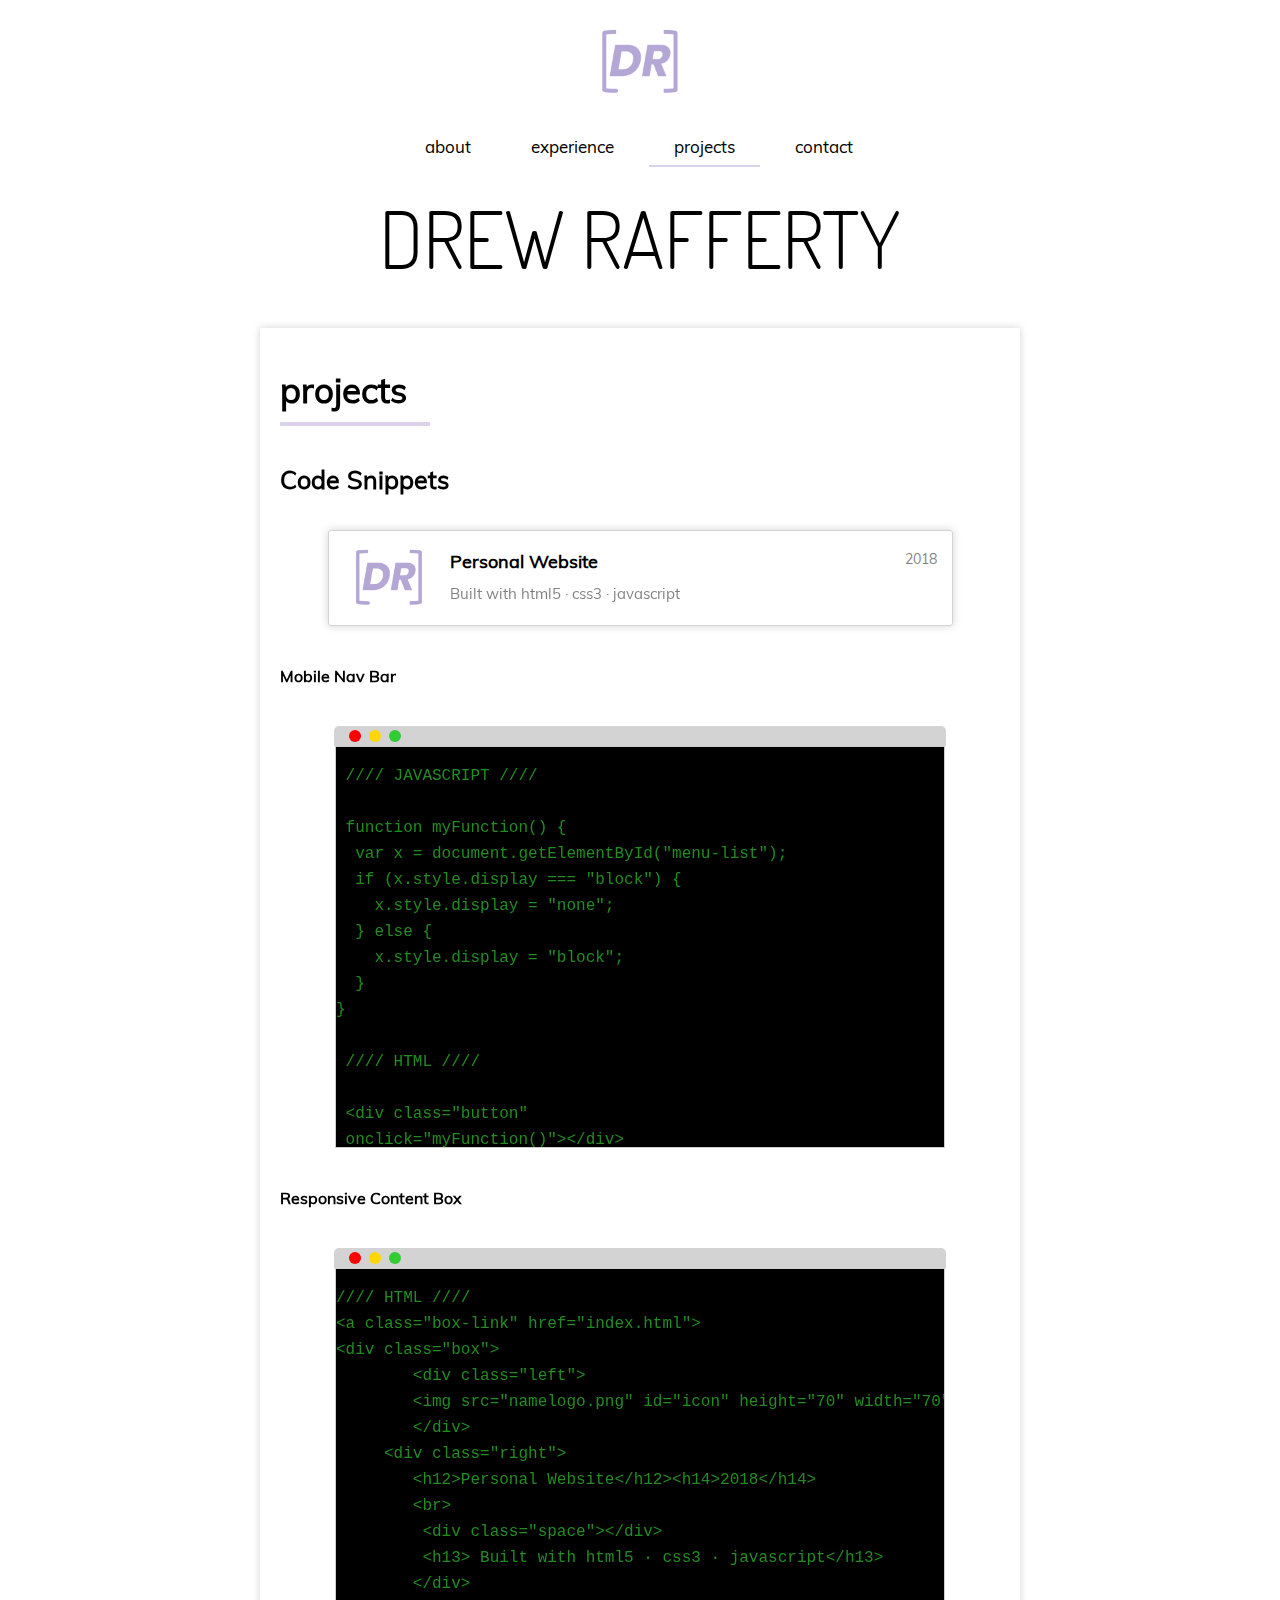
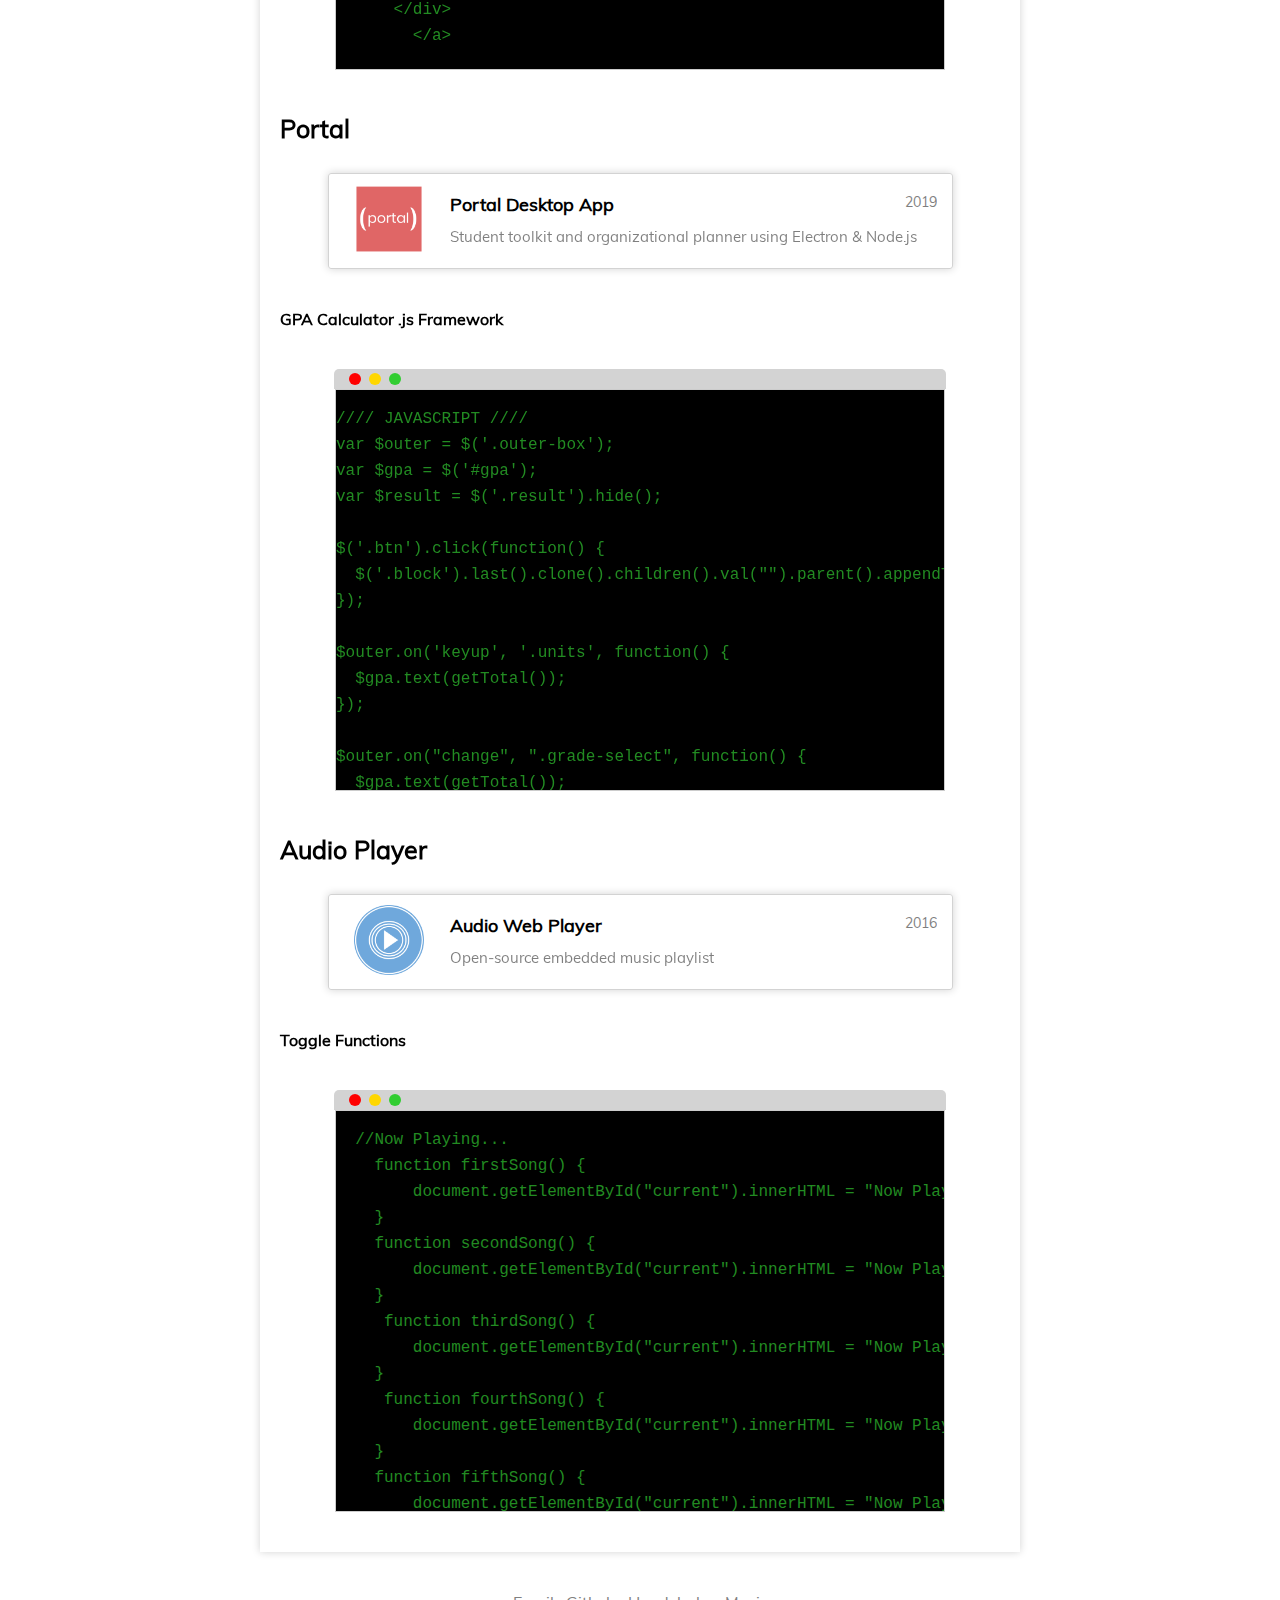
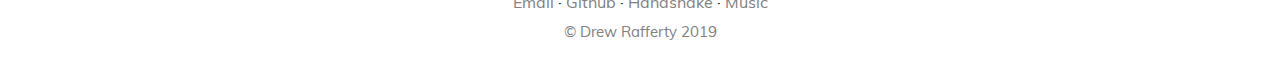
<file: code.html>
<!DOCTYPE html>
<html>
<head>
    <meta name="viewport" content="width=device-width, initial-scale=1">
    <title>Drew Rafferty - Code</title>
    <link rel="icon" href="namelogo.png">
   <link rel = "stylesheet" type = "text/css" href = "fontsheet.css" />
</head>

    <!-------- CSS --------->
<style>

    
#nav-icon2 {
  width: 40px;
  height: 45px;
  position: relative;
  margin: 50px auto;
  -webkit-transform: rotate(0deg);
  -moz-transform: rotate(0deg);
  -o-transform: rotate(0deg);
  transform: rotate(0deg);
  -webkit-transition: .5s ease-in-out;
  -moz-transition: .5s ease-in-out;
  -o-transition: .5s ease-in-out;
  transition: .5s ease-in-out;
  cursor: pointer;
    margin-top: 60px;
}

/* Icon 2 */

#nav-icon2 {
}

#nav-icon2 span {
  display: block;
  position: absolute;
  height: 2px;
  width: 100%;
  background: black;
  opacity: 1;
  -webkit-transform: rotate(0deg);
  -moz-transform: rotate(0deg);
  -o-transform: rotate(0deg);
  transform: rotate(0deg);
  -webkit-transition: .25s ease-in-out;
  -moz-transition: .25s ease-in-out;
  -o-transition: .25s ease-in-out;
  transition: .25s ease-in-out;
}


    #nav-icon2 span:nth-child(1){
        top: 5px;
    }
    
    #nav-icon2 span:nth-child(2) {
  top: 16px;
}

    #nav-icon2 span:nth-child(3){
        top: 28px;
    }

#nav-icon2.open span:nth-child(1){
  -webkit-transform: rotate(45deg);
  -moz-transform: rotate(45deg);
  -o-transform: rotate(45deg);
  transform: rotate(45deg);
}

#nav-icon2.open span:nth-child(2) {
  -webkit-transform: rotate(-45deg);
  -moz-transform: rotate(-45deg);
  -o-transform: rotate(-45deg);
  transform: rotate(-45deg);
}

#nav-icon2.open span:nth-child(1) {
  left: 0px;
  top: 22px;
}

#nav-icon2.open span:nth-child(2) {
  left: 0px;
  top: 22px;
}

#nav-icon2.open span:nth-child(3) {
  left: -50%;
  opacity: 0;
}

    
    
     .button {
         height: 50px;
        width: 70px;
        
        margin-left: auto;
        margin-right: auto;
        display: none;
        margin-top: -40px;
       
    }
    
    
        
/******** DESKTOP MENU *******/
    
    #horizontal { 
    list-style-type: none;
  margin-left: auto;
        margin-right: auto;
  padding: 0;
  overflow: hidden;
        
        width: 500px;
      
  
    }
    
   #horizontal li {
        float: left;
       margin-left: 10px;
    }
   #horizontal li a {
  display: block;
  color: black;
  text-align: center;
  padding-left: 25px;
       padding-right: 25px;
        padding-bottom: 8px;
  text-decoration: none;
        transition: .2s;
       font-size: 17px;
}

#horizontal li a:hover {
  border-bottom: 2px solid #D9D2E9;
    
}

    
/******** MOBILE MENU **********/
    
    #vertical {
         list-style-type: none;
        margin-left: -40px;
    }
    
    #vertical li {
        color: white;
        text-align: center;
        text-decoration: none;
        padding-top: 10px;
        padding-bottom: 10px;
         border-bottom: 2px solid black;
        width: 120px;
        margin-right: auto;
        margin-left: auto;
    }
    #vertical li a{
        color: black;
        text-align: center;
        text-decoration: none;
        padding-top: 10px;
        padding-bottom: 10px;
        transition:.2s;
       
    }
 #vertical li a:hover{
        color: #D9D2E9;
       
       
    }
  
  
    .menu-list {
        display: none;
        height: 200px;
        width: 200px;
    
        margin-right: auto;
        margin-left: auto;
    }
    
    @media (max-width:700px) {
        .button {
            display: block;
        }
        .menu-nav {
            display: none;
        }
    }
    /*************** MAIN ***************/

 body {
        margin: 0px;
        padding: 0px;
        font-family: "Muli", sans-serif;
    }
    
    .container {
        margin: 0;
        padding: 0;
        max-width: 800px;
       
        height: 1000px;
        margin-right: auto;
        margin-left: auto;
        z-index: -10;
    }
    
    .header {
        
        width: 100%;
       
    }
    
    .logo-bar {
        height: 80px;
        width: 320px;
        padding-top: 20px;
        margin-right: auto;
        margin-left: auto;
        text-align: center;
        padding-bottom: 20px;
       
    }
    
    
    .menu-nav {
        height: 40px;
        width: 500px;
       
        margin-right: auto;
        margin-left: auto;
    }
    
    
    .title-section {
        width: 90%;
       
        margin-top: 10px;
      text-align: center;
        font-size: 80px;
         margin-right: auto;
        margin-left: auto;
        font-family: 'Dosis';
       
    }
    
    
    @media (max-width: 500px) {
        .title-section {font-size: 50px}
    }
    
    .about {
        width: 95%; 
       padding-bottom: 40px;
        margin-top: 40px;
        -webkit-box-shadow:0 0 8px lightgray; 
-moz-box-shadow: 0 0 8px lightgray; 
box-shadow:0 0 8px lightgray;
        margin-right: auto;
        margin-left: auto;
    }
    
  
    h1 {
        padding-top: 40px;
        margin-left: 20px;
        font-size: 35px;
        border-bottom: 4px solid #D9D2E9;
        padding-bottom: 10px;
        width: 150px;
    }
    h2 {
        padding-top: 15px;
        font-size: 25px;
        font-style: bold;
         margin-left: 20px;
      
      padding-bottom: 5px;
       
            
    }
    h3 {
        font-size: 16px;
        line-height: 28px;
        margin-left: 20px;
        padding-bottom: 20px;
        font-weight: 100;
        padding-right: 10px;
    }
   
    
    .text {
        width: 80%;
        margin-left: auto;
        margin-right: auto;
        border: 1px solid gray;
        border-radius: 8px;
        transition: .2s;
        margin-top: 20px;
         border: 2px solid #D9D2E9;
      -webkit-box-shadow:0 0 10px #D9D2E9; 
-moz-box-shadow: 0 0 10px #D9D2E9; 
box-shadow:0 0 10px #D9D2E9;
       
    }
    
    
    h4 {
        font-size: 20px;
        margin-left: 20px;
      
    }
    
    h5 {
        font-size: 16px;
        font-weight: 600;
        margin-left: 20px;
    }
    
    h6 {
        font-size: 14px;
        line-height: 20px;
        margin-left: 20px;
     margin-top: -15px;
        font-weight: 100;
        padding-right: 10px;
    }
    
    .date {
        font-size: 14px;
        float: right;
        padding-right: 20px;
        font-weight: 700;
    }
    
    @media (max-width: 520px) {
        .date {
            float:none;
             padding-left: 20px;
        }
    }
    
    #active {
        border-bottom:2px solid #D9D2E9;
    }
  
    
    /******* FOOTER *************/
    
    .footer {
        width: 100%;
        height: 50px;
        margin-bottom: 0;
        text-align: center;
      
        margin-top: 40px;
         text-decoration: none;
        padding-bottom: 20px;
    }
    
    .links a{
         text-decoration: none;
        font-size: 16px;
        color: gray;
        transition: .2s;
       
    }
    .links a:hover {
        text-decoration: underline;
        color: dodgerblue;
    }
    
    .copyright {
        margin-top: 10px;
        font-size: 15px;
        color: gray;
    }
    
     .box {
        border: 1px solid lightgray;
        width: 80%;
        border-radius: 3px;
        margin-left: auto;
        margin-right: auto;
        overflow: hidden;
       padding-top: 10px;
        padding-bottom: 10px;
        padding-right: 15px;
        transition: .2s;
        -webkit-box-shadow:0 0 px lightgray; 
-moz-box-shadow: 0 0 8px lightgray; 
box-shadow:0 0 8px lightgray;
        margin-top: 30px;
    }
    
    .box:hover {
        color: dodgerblue;
        border: 1px solid dodgerblue;
        cursor: pointer;
    }
    .left {
        width: 20%;
        
        text-align: center;
        
        
    }
    .right {
        width: 80%;
        float: right;
        
        margin-top: -65px;
       
    }
    
    @media (max-width: 600px) {
        .right {float: none; margin-top: 10px;width: 100%; padding:10px;}
        .left {float: none; margin-right: auto; margin-left:auto;}
    }
    h12 {
        font-size: 18px;
        font-weight: 800;
        
        
    }
    h13 {
        font-size: 15px;
        font-weight: 550;
       opacity: 0.5;
        
    }
    h14 {
        font-size: 14px;
        float: right;
        opacity: 0.5;
        
    }
    
    .box-link {
        text-decoration: none;
        color: black;
        
    }
    
    .space {
        height: 10px;
    }
    
    
    .code-box {
        
        height:400px;
        width:80%;
        border:1px solid #ccc;
        font:16px/26px Georgia, Garamond, Serif;
        overflow:auto;
        margin-left: auto;
        margin-right: auto;
       background: black;
        font-family: 'Muli';
        color: forestgreen;
    }
    
    
    .bar {
        width: 80.5%;
        height: 20px;
        background-color: lightgray;
        margin-right: auto;
        margin-left: auto;
        border-top-left-radius: 5px;
        border-top-right-radius: 5px;
    }
    
    .circle {
        height: 12px;
        width: 12px;
        border-radius: 10px;
        float: left;
        margin-right:8px;
        margin-top: 4px;
    }
    
    #red {
        background: red;
        margin-left: 15px;
    }
    
    #yellow {
        background: gold;
    }
    #green {
        background: limegreen;
    }
    
    h3 {
        font-weight: bold;
        padding-top: 20px;
        
    }
    
</style>
    
    
    
    <!-------- HTML --------->
<body>
    
<div class="container">
    
    
    <div class="header">
    
        <div class="logo-bar"><img src="namelogo.png" id="logo"height="80" width="80"></div>
        <div class="menu-nav">
        
            <ul id="horizontal">
                
                <li><a href="index.html" >about</a></li>
                 <li><a href="experience.html">experience</a></li>
                 <li><a href="projects.html"id="active">projects</a></li>
                 <li><a href="contact.html">contact</a></li>
            </ul>
        
        
        
        </div>
<div class="button" onclick="myFunction()">
<div id="nav-icon2">
  <span></span>
  <span></span>
  <span></span>
 
</div>
</div>
        
        <div class="menu-list" id="menu-list">
  <ul id="vertical">
               
                <li><a href="index.html">about</a></li>
                 <li><a href="experience.html">experience</a></li>
                 <li><a href="projects.html"id="active">projects</a></li>
                 <li><a href="contact.html">contact</a></li>
            </ul>
</div>

        
    </div>
    
    
<!-- BODY --->
    
    
    <div class="title-section">DREW RAFFERTY</div>
    <div class="about">
    <h1>projects</h1>
        
    <h2 id="pw">Code Snippets</h2>    
         <a class="box-link" href="index.html">
<div class="box">
        <div class="left">
        <img src="namelogo.png" id="icon" height="70" width="70">
        </div>
     <div class="right">
        <h12>Personal Website</h12><h14>2018</h14>
        <br>
         <div class="space"></div>
         <h13> Built with html5 &middot; css3 &middot; javascript</h13>
        </div>
      </div>  
        </a>

        
<!---- CODE NAV BAR ---->
<h3 style="font-weight: bold;">Mobile Nav Bar</h3>

<div class="bar">
<div class="circle" id="red"></div>        
 <div class="circle" id="yellow"></div>      
    <div class="circle" id="green"></div>      
</div>

<div class="code-box">
            
 <pre>
 //// JAVASCRIPT ////

 function myFunction() {
  var x = document.getElementById("menu-list");
  if (x.style.display === "block") {
    x.style.display = "none";
  } else {
    x.style.display = "block";
  }
}

 //// HTML ////
 
 &lt;div class="button" 
 onclick="myFunction()">&lt;/div&gt;
 &lt;div id="nav-icon">
  &lt;span>&lt;/span>
  &lt;span>&lt;/span>
  &lt;span>&lt;/span>
&lt;/div>
&lt;/div>    
        &lt;div class="menu-list" id="menu-list">
  &lt;ul id="vertical">     
    &lt;li>&lt;a href="index.html">about&lt;/a>&lt;/li>
    &lt;li>&lt;a href="experience.html">experience&lt;/a>&lt;/li>
    &lt;li>&lt;a href="projects.html"id="active">projects&lt;/a>&lt;/li>
    &lt;li>&lt;a href="contact.html">contact&lt;/a>&lt;/li>
    &lt;/ul>
&lt;/div>
 
///// CSS /////

#nav-icon {
  width: 40px;
  height: 45px;
  position: relative;
  margin: 50px auto;
  -webkit-transform: rotate(0deg);
  -moz-transform: rotate(0deg);
  -o-transform: rotate(0deg);
  transform: rotate(0deg);
  -webkit-transition: .5s ease-in-out;
  -moz-transition: .5s ease-in-out;
  -o-transition: .5s ease-in-out;
  transition: .5s ease-in-out;
  cursor: pointer;
    margin-top: 60px;
}

#nav-icon span {
  display: block;
  position: absolute;
  height: 2px;
  width: 100%;
  background: black;
  opacity: 1;
  -webkit-transform: rotate(0deg);
  -moz-transform: rotate(0deg);
  -o-transform: rotate(0deg);
  transform: rotate(0deg);
  -webkit-transition: .25s ease-in-out;
  -moz-transition: .25s ease-in-out;
  -o-transition: .25s ease-in-out;
  transition: .25s ease-in-out;
}
    #nav-icon span:nth-child(1){
        top: 5px;
    }
    #nav-icon span:nth-child(2) {
  top: 16px;
  }
 #nav-icon span:nth-child(3){
        top: 28px;
        }
#nav-icon.open span:nth-child(1){
  -webkit-transform: rotate(45deg);
  -moz-transform: rotate(45deg);
  -o-transform: rotate(45deg);
  transform: rotate(45deg);
}
#nav-icon.open span:nth-child(2) {
  -webkit-transform: rotate(-45deg);
  -moz-transform: rotate(-45deg);
  -o-transform: rotate(-45deg);
  transform: rotate(-45deg);
}
#nav-icon.open span:nth-child(1) {
  left: 0px;
  top: 22px;
}
#nav-icon.open span:nth-child(2) {
  left: 0px;
  top: 22px;
}
#nav-icon.open span:nth-child(3) {
  left: -50%;
  opacity: 0;
}
     .button {
         height: 50px;
        width: 70px;
        margin-left: auto;
        margin-right: auto;
        display: none;
        margin-top: -40px;     
    }  
#vertical {
         list-style-type: none;
        margin-left: -40px;
    }
    #vertical li {
        color: white;
        text-align: center;
        text-decoration: none;
        padding-top: 10px;
        padding-bottom: 10px;
         border-bottom: 2px solid black;
        width: 120px;
        margin-right: auto;
        margin-left: auto;
    }
    #vertical li a{
        color: black;
        text-align: center;
        text-decoration: none;
        padding-top: 10px;
        padding-bottom: 10px;
        transition:.2s;  
    }
 #vertical li a:hover{
        color: #D9D2E9;     
    }
    .menu-list {
        display: none;
        height: 200px;
        width: 200px;
    
        margin-right: auto;
        margin-left: auto;
    } 
    @media (max-width:700px) {
        .button {
            display: block;
        }
        .menu-nav {
            display: none;
        }
    }

 </pre>
</div>
  
<!----  FLEX BOX ---->
        
<h3 style="font-weight: bold;">Responsive Content Box</h3>

<div class="bar">
<div class="circle" id="red"></div>        
 <div class="circle" id="yellow"></div>      
    <div class="circle" id="green"></div>      
</div>
        
<div class="code-box">
<pre>
//// HTML ////
&lt;a class="box-link" href="index.html">
&lt;div class="box">
        &lt;div class="left">
        &lt;img src="namelogo.png" id="icon" height="70" width="70">
        &lt;/div>
     &lt;div class="right">
        &lt;h12>Personal Website&lt;/h12>&lt;h14>2018&lt;/h14>
        &lt;br>
         &lt;div class="space">&lt;/div>
         &lt;h13> Built with html5 &middot; css3 &middot; javascript&lt;/h13>
        &lt;/div>
      &lt;/div>  
        &lt;/a>
        
//// CSS ////

     .box {
        border: 1px solid lightgray;
        width: 80%;
        border-radius: 3px;
        margin-left: auto;
        margin-right: auto;
        overflow: hidden;
       padding-top: 10px;
        padding-bottom: 10px;
        padding-right: 15px;
        transition: .2s;
        -webkit-box-shadow:0 0 px lightgray; 
-moz-box-shadow: 0 0 8px lightgray; 
box-shadow:0 0 8px lightgray;
        margin-top: 30px;
    }
    
    .box:hover {
        color: dodgerblue;
        border: 1px solid dodgerblue;
        cursor: pointer;
    }
    .left {
        width: 20%;
        text-align: center;
    }
    .right {
        width: 80%;
        float: right;
        margin-top: -65px;
    }
    @media (max-width: 600px) {
        .right {float: none; margin-top: 10px;
        width: 100%; padding:10px;}
        .left {float: none; margin-right: auto;
        margin-left:auto;}
    }
    h12 {
        font-size: 18px;
        font-weight: 800; 
    }
    h13 {
        font-size: 15px;
        font-weight: 550;
       opacity: 0.5;
    }
    h14 {
        font-size: 14px;
        float: right;
        opacity: 0.5;
    }
    .box-link {
        text-decoration: none;
        color: black;
        
    }

</pre>        
</div>
<h3 style="font-weight: bold; font-size: 25px; padding-bottom: 0px;">Portal</h3>
        
         <a class="box-link" href="portal.html" target="_blank">
<div class="box">
        <div class="left">
        <img src="portal.png" id="icon" height="70" width="70">
        </div>
     <div class="right">
        <h12>Portal Desktop App</h12><h14>2019</h14>
        <br>
         <div class="space"></div>
         <h13> Student toolkit and organizational planner  using Electron &amp; Node.js</h13>
        </div>
      </div>  
        </a>
        
        
<h3 style="font-weight: bold;">GPA Calculator .js Framework</h3>
        
        <div class="bar">
<div class="circle" id="red"></div>        
 <div class="circle" id="yellow"></div>      
    <div class="circle" id="green"></div>      
</div>
        
        <div class="code-box">
        <pre>
//// JAVASCRIPT ////
var $outer = $('.outer-box');
var $gpa = $('#gpa');
var $result = $('.result').hide();

$('.btn').click(function() {
  $('.block').last().clone().children().val("").parent().appendTo($('.inner-box'));
});

$outer.on('keyup', '.units', function() {
  $gpa.text(getTotal());
});

$outer.on("change", ".grade-select", function() {
  $gpa.text(getTotal());
  $result.is(":hidden") && $result.show();
});

function getTotal() {
  var gradeTotal = 0;
  var sum = 0;
  $(".units").each(function() {
    var $this = $(this);
    if(!isNaN($this.val()) && !isNaN($this.parent().find('.grade-select').val())) {
      sum += parseFloat($this.val() || 0) * parseFloat($this.parent().find('.grade-select').val() || 0);
      gradeTotal += parseFloat($this.val() || 0)
    }
  });
  return  (sum/gradeTotal).toFixed(2);
}

$(".btn").on("click", function () {
  
    $('html, body').animate({scrollTop:$(document).height()}, 'slow');
    return false;
});

//// HTML ////

&lt;div class='outer-box'>
    &lt;div class='inner-box'>
      &lt;p id="class-name">Course&lt;/p>
      &lt;form class='block'>
        &lt;input type="text" class='course' placeholder="Course Name">
        &lt;label>Units&lt;/label>
        &lt;input type="text" class='units'>
        &lt;label>Grade&lt;/label>
        &lt;select class='grade-select'>
          &lt;option value="">Select&lt;/option>
          &lt;option value="4.0">A+&lt;/option>
          &lt;option value="4.0">A&lt;/option>
          &lt;option value="3.7">A-&lt;/option>
          &lt;option value="3.3">B+&lt;/option>
          &lt;option value="3.0">B&lt;/option>
          &lt;option value="2.7">B-&lt;/option>
          &lt;option value="2.3">C+&lt;/option>
          &lt;option value="2.0">C&lt;/option>
          &lt;option value="1.7">C-&lt;/option>
          &lt;option value="1.0">D&lt;/option>
          &lt;option value="0.0">F&lt;/option>
        &lt;/select>
      &lt;/form>
    &lt;/div>

    &lt;div class='btn btn-default'>+ Add Course&lt;/div>
    &lt;div class='result'>
      &lt;h3 id="gpa">GPA&lt;/h3>
    &lt;/div>
  &lt;/div>
  &lt;div class='spacer'>&lt;/div>
        </pre>
        </div>
        
<h3 style="font-weight: bold; font-size: 25px; padding-bottom: 0px;"  id="player">Audio Player</h3>
        
           <a class="box-link" href="index.html">
<div class="box">
        <div class="left">
        <img src="web_player.png" id="icon" height="70" width="70">
        </div>
     <div class="right">
        <h12>Audio Web Player</h12><h14>2016</h14>
        <br>
         <div class="space"></div>
         <h13> Open-source embedded music playlist</h13>
        </div>
      </div>  
        </a>
        
<h3 style="font-weight: bold;">Toggle Functions</h3> 
        <div class="bar">
<div class="circle" id="red"></div>        
 <div class="circle" id="yellow"></div>      
    <div class="circle" id="green"></div>      
</div>
        
        <div class="code-box">
        <pre>
  //Now Playing...
    function firstSong() {
        document.getElementById("current").innerHTML = "Now Playing...  #Song Name#";
    }
    function secondSong() {
        document.getElementById("current").innerHTML = "Now Playing...  #Song Name#";
    }
     function thirdSong() {
        document.getElementById("current").innerHTML = "Now Playing...  #Song Name#";
    }
     function fourthSong() {
        document.getElementById("current").innerHTML = "Now Playing...  #Song Name#";
    }
    function fifthSong() {
        document.getElementById("current").innerHTML = "Now Playing...  #Song Name#";
    }
   //control bar appear
    var f = document.getElementById("#").style.visibility = "hidden";
    
    function showbar() {
        document.getElementById("#").style.visibility = "visible";
    }
    function hidebar() {
        document.getElementById("#").style.visibility = "hidden";
    } 
 //toggle change play/pause 
    
 var x = document.getElementById("#"); 
  
    function playSong() {
        x.play();
        y.pause();
        z.pause();
         u.pause();
        v.pause();
        x.currentTime = 0   
}
        </pre>
        </div>
        
        
    </div> <!-- ABOUT-->
    
  <div class="footer">
    
      <div class="links">
      <a href="mailto:drafferty44@gmail.com">Email</a>
          &middot;
          <a href="https:/github.com">Github</a>
          &middot;
          <a href="https://udel.joinhandshake.com/login">Handshake</a>
          &middot;
          <a href="music.html" target="_blank">Music</a>
      
      </div>
      <div class="copyright">&copy; Drew Rafferty 2019</div>
 
    </div>
</div> <!--CONTAINER-->
    
    
</body>

    <script src="https://ajax.googleapis.com/ajax/libs/jquery/3.3.1/jquery.min.js"></script> 
<script>
   $(document).ready(function(){
	$('#nav-icon2').click(function(){
		$(this).toggleClass('open');
	});
});
    

    function myFunction() {
  var x = document.getElementById("menu-list");
  if (x.style.display === "block") {
    x.style.display = "none";
  } else {
    x.style.display = "block";
  }
}
    </script>
</html>
</file>
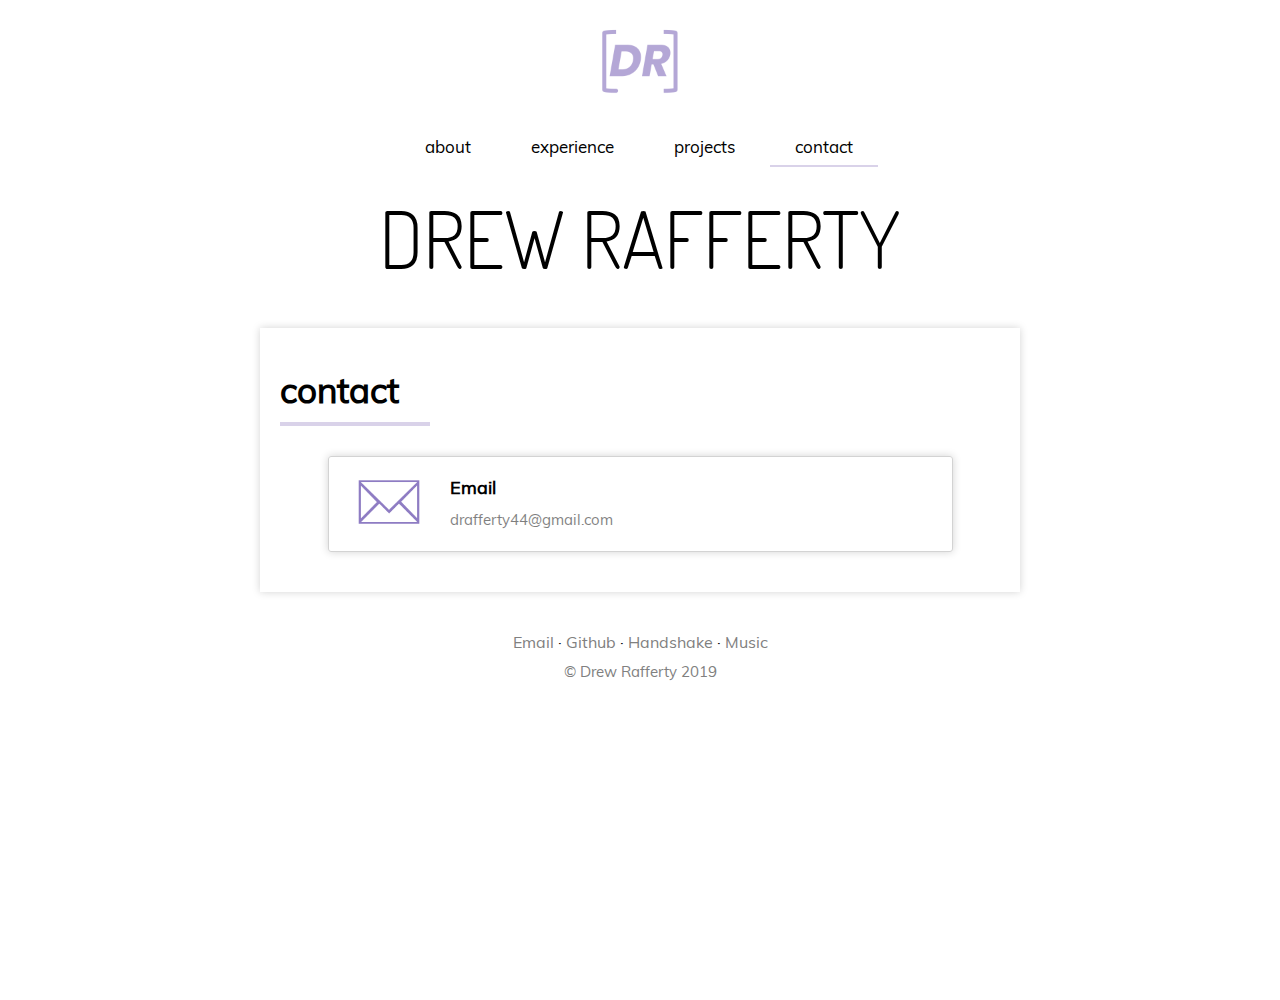
<file: contact.html>
<!DOCTYPE html>
<html>
<head>
    <meta name="viewport" content="width=device-width, initial-scale=1">
    <title>Drew Rafferty - Contact</title>
    <link rel="icon" href="namelogo.png">
   <link rel = "stylesheet" type = "text/css" href = "fontsheet.css" />
</head>

    <!-------- CSS --------->
<style>
    


#nav-icon2 {
  width: 40px;
  height: 45px;
  position: relative;
  margin: 50px auto;
  -webkit-transform: rotate(0deg);
  -moz-transform: rotate(0deg);
  -o-transform: rotate(0deg);
  transform: rotate(0deg);
  -webkit-transition: .5s ease-in-out;
  -moz-transition: .5s ease-in-out;
  -o-transition: .5s ease-in-out;
  transition: .5s ease-in-out;
  cursor: pointer;
    margin-top: 60px;
}

/* Icon 2 */

#nav-icon2 {
}

#nav-icon2 span {
  display: block;
  position: absolute;
  height: 2px;
  width: 100%;
  background: black;
  opacity: 1;
  -webkit-transform: rotate(0deg);
  -moz-transform: rotate(0deg);
  -o-transform: rotate(0deg);
  transform: rotate(0deg);
  -webkit-transition: .25s ease-in-out;
  -moz-transition: .25s ease-in-out;
  -o-transition: .25s ease-in-out;
  transition: .25s ease-in-out;
}


    #nav-icon2 span:nth-child(1){
        top: 5px;
    }
    
    #nav-icon2 span:nth-child(2) {
  top: 16px;
}

    #nav-icon2 span:nth-child(3){
        top: 28px;
    }

#nav-icon2.open span:nth-child(1){
  -webkit-transform: rotate(45deg);
  -moz-transform: rotate(45deg);
  -o-transform: rotate(45deg);
  transform: rotate(45deg);
}

#nav-icon2.open span:nth-child(2) {
  -webkit-transform: rotate(-45deg);
  -moz-transform: rotate(-45deg);
  -o-transform: rotate(-45deg);
  transform: rotate(-45deg);
}

#nav-icon2.open span:nth-child(1) {
  left: 0px;
  top: 22px;
}

#nav-icon2.open span:nth-child(2) {
  left: 0px;
  top: 22px;
}

#nav-icon2.open span:nth-child(3) {
  left: -50%;
  opacity: 0;
}

    
    
     .button {
         height: 50px;
        width: 70px;
        
        margin-left: auto;
        margin-right: auto;
        display: none;
        margin-top: -40px;
       
    }
    
    
        
/******** DESKTOP MENU *******/
    
    #horizontal { 
    list-style-type: none;
  margin-left: auto;
        margin-right: auto;
  padding: 0;
  overflow: hidden;
        
        width: 500px;
      
  
    }
    
   #horizontal li {
        float: left;
       margin-left: 10px;
    }
   #horizontal li a {
  display: block;
  color: black;
  text-align: center;
  padding-left: 25px;
       padding-right: 25px;
        padding-bottom: 8px;
  text-decoration: none;
        transition: .2s;
       font-size: 17px;
}

#horizontal li a:hover {
  border-bottom: 2px solid #D9D2E9;
    
}

    
/******** MOBILE MENU **********/
    
    #vertical {
         list-style-type: none;
        margin-left: -40px;
    }
    
    #vertical li {
        color: white;
        text-align: center;
        text-decoration: none;
        padding-top: 10px;
        padding-bottom: 10px;
         border-bottom: 2px solid black;
        width: 120px;
        margin-right: auto;
        margin-left: auto;
    }
    #vertical li a{
        color: black;
        text-align: center;
        text-decoration: none;
        padding-top: 10px;
        padding-bottom: 10px;
        transition:.2s;
       
    }
 #vertical li a:hover{
        color: #D9D2E9;
       
       
    }
  
  
    .menu-list {
        display: none;
        height: 200px;
        width: 200px;
    
        margin-right: auto;
        margin-left: auto;
    }
    
    @media (max-width:700px) {
        .button {
            display: block;
        }
        .menu-nav {
            display: none;
        }
    }
    /*************** MAIN ***************/

 body {
        margin: 0px;
        padding: 0px;
        font-family: 'Muli', sans-serif;
    }
    
    .container {
        margin: 0;
        padding: 0;
        max-width: 800px;
       
        height: 1000px;
        margin-right: auto;
        margin-left: auto;
        z-index: -10;
    }
    
    .header {
        
        width: 100%;
       
    }
    
    .logo-bar {
        height: 80px;
        width: 320px;
        padding-top: 20px;
        margin-right: auto;
        margin-left: auto;
        text-align: center;
        padding-bottom: 20px;
       
    }
    
    
    .menu-nav {
        height: 40px;
        width: 500px;
       
        margin-right: auto;
        margin-left: auto;
    }
    

    
    .title-section {
        width: 90%;
       
        margin-top: 10px;
      text-align: center;
        
        font-size: 80px;
         margin-right: auto;
        margin-left: auto;
        font-family: 'Dosis', sans-serif;
        font-style: thin;
    }
    
    
    @media (max-width: 500px) {
        .title-section {font-size: 50px}
    }
    
    .about {
        width: 95%; 
       padding-bottom: 40px;
        margin-top: 40px;
        -webkit-box-shadow:0 0 8px lightgray; 
-moz-box-shadow: 0 0 8px lightgray; 
box-shadow:0 0 8px lightgray;
        margin-right: auto;
        margin-left: auto;
    }
    
  
    h1 {
        padding-top: 40px;
        margin-left: 20px;
        font-size: 35px;
        border-bottom: 4px solid #D9D2E9;
        padding-bottom: 10px;
        width: 150px;
    }
    h2 {
        padding-top: 15px;
        font-size: 25px;
        font-style: bold;
         margin-left: 20px;
      
      padding-bottom: 5px;
       
            
    }
    h3 {
        font-size: 16px;
        line-height: 28px;
        margin-left: 20px;
        padding-bottom: 20px;
        font-weight: 100;
        padding-right: 10px;
    }
   
    
    .text {
        width: 80%;
        margin-left: auto;
        margin-right: auto;
        border: 1px solid gray;
        border-radius: 8px;
        transition: .2s;
        margin-top: 20px;
         border: 2px solid #D9D2E9;
      -webkit-box-shadow:0 0 10px #D9D2E9; 
-moz-box-shadow: 0 0 10px #D9D2E9; 
box-shadow:0 0 10px #D9D2E9;
       
    }
    
    
    h4 {
        font-size: 20px;
        margin-left: 20px;
      
    }
    
    h5 {
        font-size: 16px;
        font-weight: 600;
        margin-left: 20px;
    }
    
    h6 {
        font-size: 14px;
        line-height: 20px;
        margin-left: 20px;
     margin-top: -15px;
        font-weight: 100;
        padding-right: 10px;
    }
    
    .date {
        font-size: 14px;
        float: right;
        padding-right: 20px;
        font-weight: 700;
    }
    
    @media (max-width: 520px) {
        .date {
            float:none;
             padding-left: 20px;
        }
    }
    
    #active {
        border-bottom:2px solid #D9D2E9;
    }
  
    
    /******* FOOTER *************/
    
    .footer {
        width: 100%;
        height: 50px;
        margin-bottom: 0;
        text-align: center;
      
        margin-top: 40px;
         text-decoration: none;
        padding-bottom: 20px;
    }
    
    .links a{
         text-decoration: none;
        font-size: 16px;
        color: gray;
        transition: .2s;
       
    }
    .links a:hover {
        text-decoration: underline;
        color: dodgerblue;
    }
    
    .copyright {
        margin-top: 10px;
        font-size: 15px;
        color: gray;
    }
    
     .box {
        border: 1px solid lightgray;
        width: 80%;
        border-radius: 3px;
        margin-left: auto;
        margin-right: auto;
        overflow: hidden;
       padding-top: 10px;
        padding-bottom: 10px;
        padding-right: 15px;
        transition: .2s;
        -webkit-box-shadow:0 0 px lightgray; 
-moz-box-shadow: 0 0 8px lightgray; 
box-shadow:0 0 8px lightgray;
        margin-top: 30px;
    }
    
    .box:hover {
        color: dodgerblue;
        border: 1px solid dodgerblue;
        cursor: pointer;
    }
    .left {
        width: 20%;
        
        text-align: center;
        
        
    }
    .right {
        width: 80%;
        float: right;
        
        margin-top: -65px;
       
    }
    
    @media (max-width: 600px) {
        .right {float: none; margin-top: 10px;width: 100%; padding:10px;}
        .left {float: none; margin-right: auto; margin-left:auto;}
    }
    h12 {
        font-size: 18px;
        font-weight: 800;
        
        
    }
    h13 {
        font-size: 15px;
        font-weight: 550;
       opacity: 0.5;
        
    }
    h14 {
        font-size: 14px;
        float: right;
        opacity: 0.5;
        
    }
    
    .box-link {
        text-decoration: none;
        color: black;
        
    }
    
    .space {
        height: 10px;
    }
    
</style>
    
    
    
    <!-------- HTML --------->
<body>
    
<div class="container">
    
    
    <div class="header">
    
        <div class="logo-bar"><img src="namelogo.png" id="logo"height="80" width="80"></div>
        <div class="menu-nav">
        
            <ul id="horizontal">
                
                <li><a href="index.html" >about</a></li>
                 <li><a href="experience.html">experience</a></li>
                 <li><a href="projects.html">projects</a></li>
                 <li><a href="contact.html"id="active">contact</a></li>
            </ul>
        
        
        
        </div>
       <div class="button" onclick="myFunction()">
<div id="nav-icon2">
  <span></span>
  <span></span>
  <span></span>
 
</div>
</div>
        
        <div class="menu-list" id="menu-list">
  <ul id="vertical">
               
                <li><a href="index.html">about</a></li>
                 <li><a href="experience.html">experience</a></li>
                 <li><a href="projects.html">projects</a></li>
                 <li><a href="contact.html"id="active">contact</a></li>
            </ul>
</div>

        
    </div>
    
    
<!-- BODY --->
    
    
    <div class="title-section">DREW RAFFERTY</div>
    <div class="about">
    <h1>contact</h1>
        
        
         <a class="box-link" href="mailto:drafferty44@gmail.com">
<div class="box">
        <div class="left">
        <img src="mail.png" id="icon" height="70" width="70">
        </div>
     <div class="right">
        <h12>Email</h12><h14></h14>
        <br>
         <div class="space"></div>
         <h13> drafferty44@gmail.com</h13>
        </div>
      </div>  
        </a>

        
        
    </div>
    
  <div class="footer">
    
      <div class="links">
      <a href="mailto:drafferty44@gmail.com">Email</a>
          &middot;
          <a href="https:/github.com">Github</a>
          &middot;
          <a href="https://udel.joinhandshake.com/login">Handshake</a>
          &middot;
          <a href="music.html" target="_blank">Music</a>
      
      </div>
      <div class="copyright">&copy; Drew Rafferty 2019</div>
 
    </div>
</div> <!--CONTAINER-->
    
    
</body>

    <script src="https://ajax.googleapis.com/ajax/libs/jquery/3.3.1/jquery.min.js"></script> 
<script>
   $(document).ready(function(){
	$('#nav-icon2').click(function(){
		$(this).toggleClass('open');
	});
});
    

    function myFunction() {
  var x = document.getElementById("menu-list");
  if (x.style.display === "block") {
    x.style.display = "none";
  } else {
    x.style.display = "block";
  }
}
    </script>
</html>
</file>
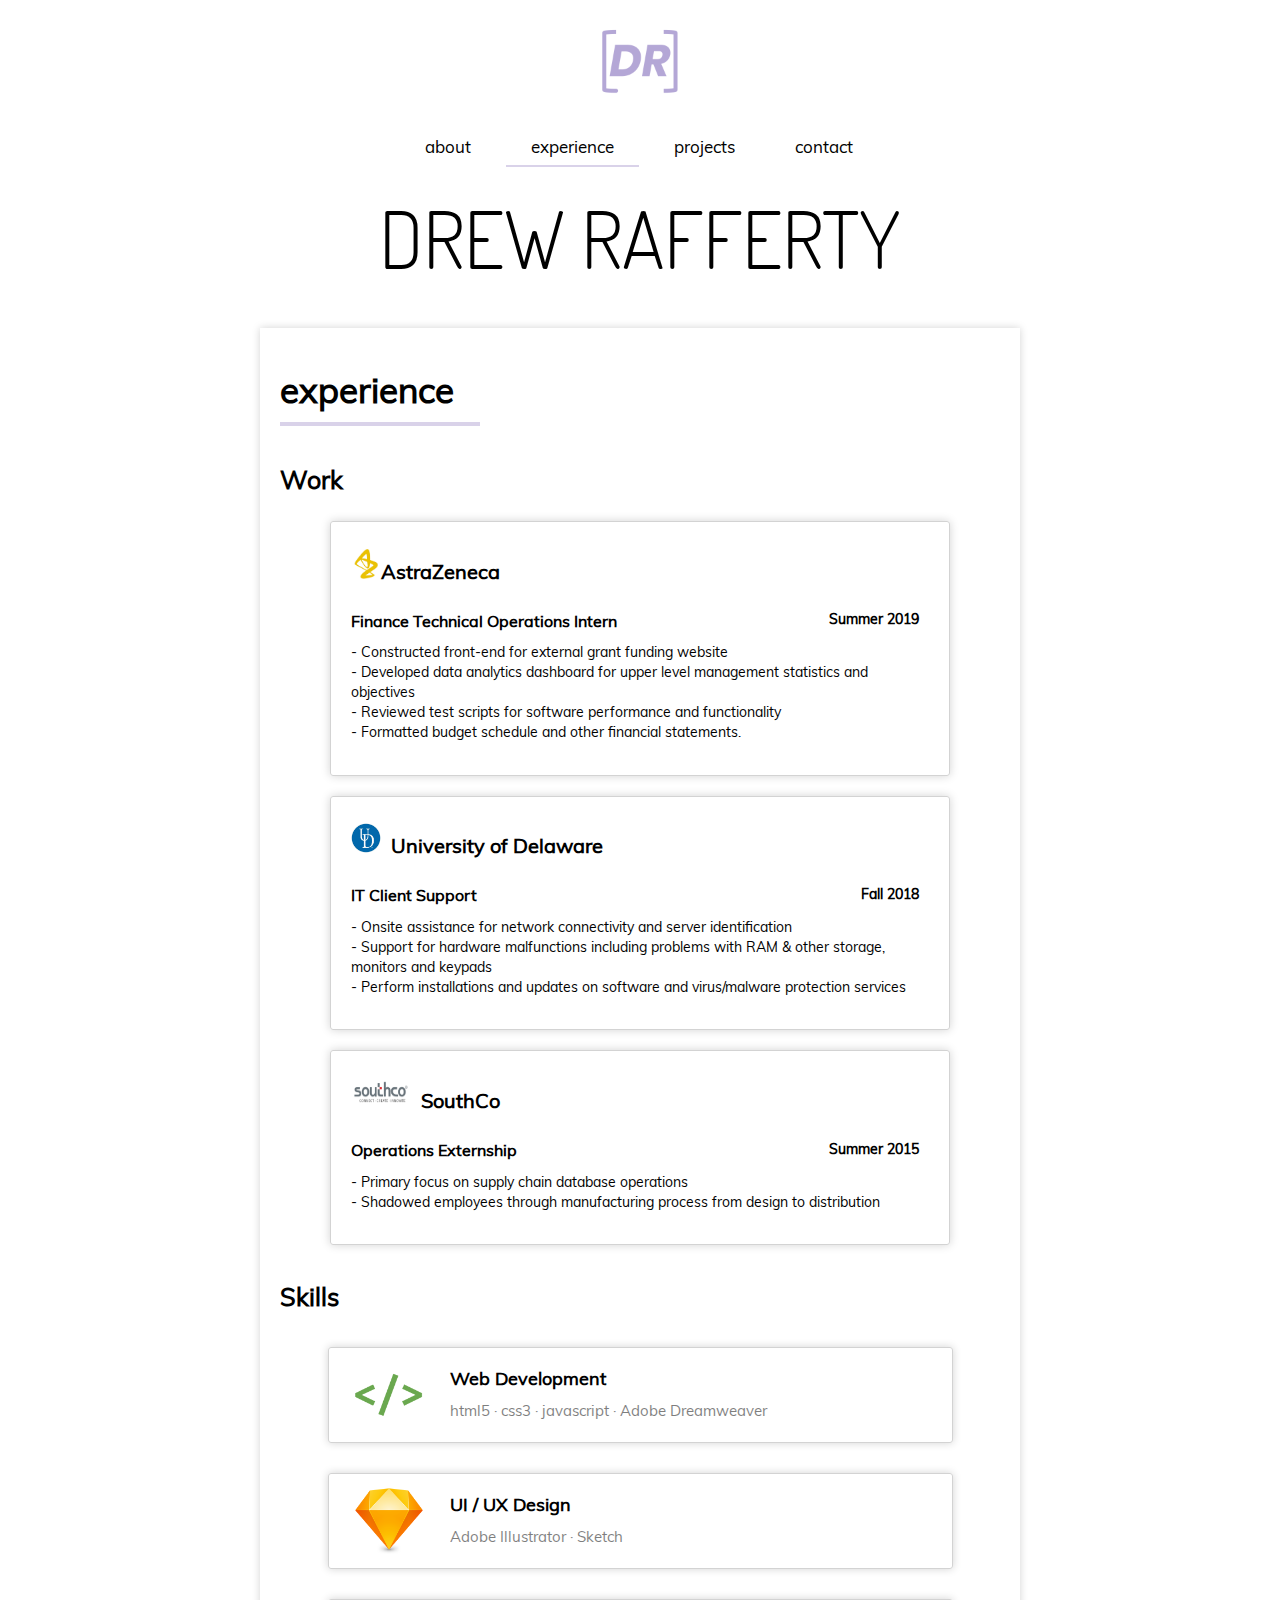
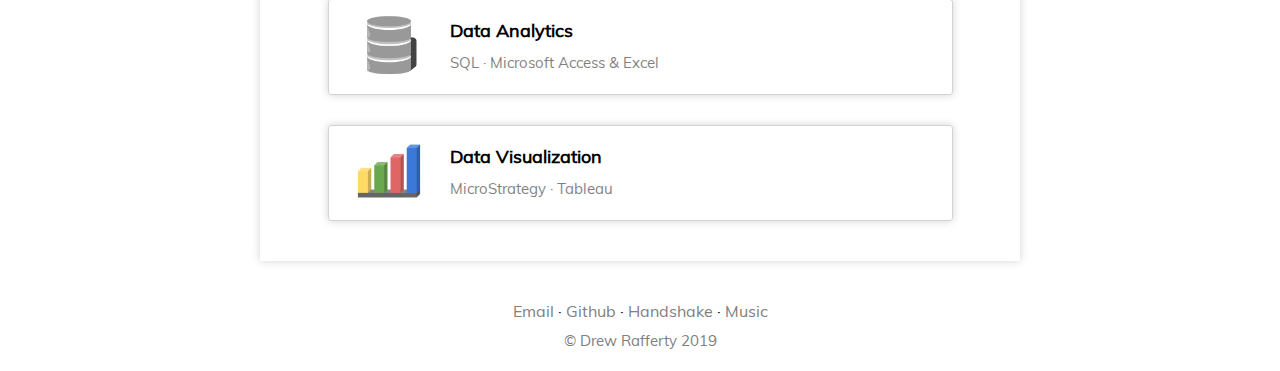
<file: experience.html>
<!DOCTYPE html>
<html>
<head>
    <meta name="viewport" content="width=device-width, initial-scale=1">
    <title>Drew Rafferty - Experience</title>
    <link rel="icon" href="namelogo.png">
   <link rel = "stylesheet" type = "text/css" href = "fontsheet.css" />
</head>

    <!-------- CSS --------->
<style>
    


#nav-icon2 {
  width: 40px;
  height: 45px;
  position: relative;
  margin: 50px auto;
  -webkit-transform: rotate(0deg);
  -moz-transform: rotate(0deg);
  -o-transform: rotate(0deg);
  transform: rotate(0deg);
  -webkit-transition: .5s ease-in-out;
  -moz-transition: .5s ease-in-out;
  -o-transition: .5s ease-in-out;
  transition: .5s ease-in-out;
  cursor: pointer;
    margin-top: 60px;
}

/* Icon 2 */

#nav-icon2 {
}

#nav-icon2 span {
  display: block;
  position: absolute;
  height: 2px;
  width: 100%;
  background: black;
  opacity: 1;
  -webkit-transform: rotate(0deg);
  -moz-transform: rotate(0deg);
  -o-transform: rotate(0deg);
  transform: rotate(0deg);
  -webkit-transition: .25s ease-in-out;
  -moz-transition: .25s ease-in-out;
  -o-transition: .25s ease-in-out;
  transition: .25s ease-in-out;
}


    #nav-icon2 span:nth-child(1){
        top: 5px;
    }
    
    #nav-icon2 span:nth-child(2) {
  top: 16px;
}

    #nav-icon2 span:nth-child(3){
        top: 28px;
    }

#nav-icon2.open span:nth-child(1){
  -webkit-transform: rotate(45deg);
  -moz-transform: rotate(45deg);
  -o-transform: rotate(45deg);
  transform: rotate(45deg);
}

#nav-icon2.open span:nth-child(2) {
  -webkit-transform: rotate(-45deg);
  -moz-transform: rotate(-45deg);
  -o-transform: rotate(-45deg);
  transform: rotate(-45deg);
}

#nav-icon2.open span:nth-child(1) {
  left: 0px;
  top: 22px;
}

#nav-icon2.open span:nth-child(2) {
  left: 0px;
  top: 22px;
}

#nav-icon2.open span:nth-child(3) {
  left: -50%;
  opacity: 0;
}

    
    
     .button {
         height: 50px;
        width: 70px;
        
        margin-left: auto;
        margin-right: auto;
        display: none;
        margin-top: -40px;
       
    }
    
    
        
/******** DESKTOP MENU *******/
    
    #horizontal { 
    list-style-type: none;
  margin-left: auto;
        margin-right: auto;
  padding: 0;
  overflow: hidden;
        
        width: 500px;
      
  
    }
    
   #horizontal li {
        float: left;
       margin-left: 10px;
    }
   #horizontal li a {
  display: block;
  color: black;
  text-align: center;
  padding-left: 25px;
       padding-right: 25px;
        padding-bottom: 8px;
  text-decoration: none;
        transition: .2s;
       font-size: 17px;
}

#horizontal li a:hover {
  border-bottom: 2px solid #D9D2E9;
    
}

    
/******** MOBILE MENU **********/
    
    #vertical {
         list-style-type: none;
        margin-left: -40px;
    }
    
    #vertical li {
        color: white;
        text-align: center;
        text-decoration: none;
        padding-top: 10px;
        padding-bottom: 10px;
         border-bottom: 2px solid black;
        width: 120px;
        margin-right: auto;
        margin-left: auto;
    }
    #vertical li a{
        color: black;
        text-align: center;
        text-decoration: none;
        padding-top: 10px;
        padding-bottom: 10px;
        transition:.2s;
       
    }
 #vertical li a:hover{
        color: #D9D2E9;
       
       
    }
  
  
    .menu-list {
        display: none;
        height: 200px;
        width: 200px;
    
        margin-right: auto;
        margin-left: auto;
    }
    
    @media (max-width:700px) {
        .button {
            display: block;
        }
        .menu-nav {
            display: none;
        }
    }
    /*************** MAIN ***************/

 body {
        margin: 0px;
        padding: 0px;
        font-family: 'Muli', sans-serif;
    }
    
    .container {
        margin: 0;
        padding: 0;
        max-width: 800px;
       
        height: 1000px;
        margin-right: auto;
        margin-left: auto;
        z-index: -10;
    }
    
    .header {
        
        width: 100%;
       
    }
    
    .logo-bar {
        height: 80px;
        width: 320px;
        padding-top: 20px;
        margin-right: auto;
        margin-left: auto;
        text-align: center;
        padding-bottom: 20px;
       
    }
    
    
    .menu-nav {
        height: 40px;
        width: 500px;
       
        margin-right: auto;
        margin-left: auto;
    }
    

    
    .title-section {
        width: 90%;
       
        margin-top: 10px;
      text-align: center;
        
        font-size: 80px;
         margin-right: auto;
        margin-left: auto;
        font-family: 'Dosis', sans-serif;
        font-style: thin;
    }
    
    
    @media (max-width: 500px) {
        .title-section {font-size: 50px}
    }
    
    .about {
        width: 95%; 
       padding-bottom: 40px;
        margin-top: 40px;
        -webkit-box-shadow:0 0 8px lightgray; 
-moz-box-shadow: 0 0 8px lightgray; 
box-shadow:0 0 8px lightgray;
        margin-right: auto;
        margin-left: auto;
    }
    
  
    h1 {
        padding-top: 40px;
        margin-left: 20px;
        font-size: 35px;
        border-bottom: 4px solid #D9D2E9;
        padding-bottom: 10px;
        width: 200px;
    }
    h2 {
        padding-top: 15px;
        font-size: 25px;
        font-style: bold;
         margin-left: 20px;
      
      padding-bottom: 5px;
       
            
    }
    h3 {
        font-size: 16px;
        line-height: 28px;
        margin-left: 20px;
        padding-bottom: 20px;
        font-weight: 100;
        padding-right: 10px;
    }
   
    
    .text {
        width: 80%;
        margin-left: auto;
        margin-right: auto;
        border: 1px solid lightgray;
        border-radius: 3px;
        transition: .2s;
        margin-top: 20px;
        padding-right: 10px;
      -webkit-box-shadow:0 0 10px lightgray; 
-moz-box-shadow: 0 0 10px lightgray; 
box-shadow:0 0 10px lightgray;
       
    }
    
    
    h4 {
        font-size: 20px;
        margin-left: 20px;
      
    }
    
    h5 {
        font-size: 16px;
        font-weight: 600;
        margin-left: 20px;
    }
    
    h6 {
        font-size: 14px;
        line-height: 20px;
        margin-left: 20px;
     margin-top: -15px;
        font-weight: 100;
        padding-right: 10px;
    }
    
    .date {
        font-size: 14px;
        float: right;
        padding-right: 20px;
        font-weight: 700;
    }
    
    @media (max-width: 520px) {
        .date {
            float:none;
             padding-left: 20px;
        }
    }
    
    #active {
        border-bottom:2px solid #D9D2E9;
    }
  
    
    /******* FOOTER *************/
    
    .footer {
        width: 100%;
        height: 50px;
        margin-bottom: 0;
        text-align: center;
      
        margin-top: 40px;
         text-decoration: none;
        padding-bottom: 20px;
    }
    
    .links a{
         text-decoration: none;
        font-size: 16px;
        color: gray;
        transition: .2s;
       
    }
    .links a:hover {
        text-decoration: underline;
        color: dodgerblue;
    }
    
    .copyright {
        margin-top: 10px;
        font-size: 15px;
        color: gray;
    }
    
     .box {
        border: 1px solid lightgray;
        width: 80%;
        border-radius: 3px;
        margin-left: auto;
        margin-right: auto;
        overflow: hidden;
       padding-top: 10px;
        padding-bottom: 10px;
        padding-right: 15px;
        transition: .2s;
        -webkit-box-shadow:0 0 px lightgray; 
-moz-box-shadow: 0 0 8px lightgray; 
box-shadow:0 0 8px lightgray;
        margin-top: 30px;
    }
    
    .box:hover {
        color: dodgerblue;
        border: 1px solid dodgerblue;
        cursor: pointer;
    }
    
     .box1 {
        border: 1px solid lightgray;
        width: 80%;
        border-radius: 3px;
        margin-left: auto;
        margin-right: auto;
        overflow: hidden;
       padding-top: 10px;
        padding-bottom: 10px;
        padding-right: 15px;
        transition: .2s;
        -webkit-box-shadow:0 0 px lightgray; 
-moz-box-shadow: 0 0 8px lightgray; 
box-shadow:0 0 8px lightgray;
        margin-top: 30px;
    }
    
    .left {
        width: 20%;
        
        text-align: center;
        
        
    }
    .right {
        width: 80%;
        float: right;
        
        margin-top: -65px;
       
    }
    
    @media (max-width: 600px) {
        .right {float: none; margin-top: 10px;width: 100%; padding:10px;}
        .left {float: none; margin-right: auto; margin-left:auto;}
    }
    h12 {
        font-size: 18px;
        font-weight: 800;
        
        
    }
    h13 {
        font-size: 15px;
        font-weight: 550;
       opacity: 0.5;
        
    }
    h14 {
        font-size: 14px;
        float: right;
        opacity: 0.5;
        
    }
    
    .box-link {
        text-decoration: none;
        color: black;
        
    }
    
    .space {
        height: 10px;
    }
    
</style>
    
    
    
    <!-------- HTML --------->
<body>
    
<div class="container">
    
    
    <div class="header">
    
        <div class="logo-bar"><img src="namelogo.png" id="logo"height="80" width="80"></div>
        <div class="menu-nav">
        
            <ul id="horizontal">
                
                <li><a href="index.html" >about</a></li>
                 <li><a href="experience.html"id="active">experience</a></li>
                 <li><a href="projects.html">projects</a></li>
                 <li><a href="contact.html">contact</a></li>
            </ul>
        
        
        
        </div>
       <div class="button" onclick="myFunction()">
<div id="nav-icon2">
  <span></span>
  <span></span>
  <span></span>
 
</div>
</div>
        
        <div class="menu-list" id="menu-list">
  <ul id="vertical">
               
               <li><a href="index.html" >about</a></li>
                 <li><a href="experience.html"id="active">experience</a></li>
                 <li><a href="projects.html">projects</a></li>
                 <li><a href="contact.html">contact</a></li>
            </ul>
</div>

        
    </div>
    
    
<!-- BODY --->
    
    
  <div class="title-section">DREW RAFFERTY</div>
    <div class="about">
    <h1>experience</h1>
    <h2>Work</h2>
    
        <div class="text" id="az">
         <h4><img src="small-az.jpg" height="30" width="30" style="padding-right 10px;">AstraZeneca</h4>
            <div class="date">Summer 2019</div>
           
    <h5>Finance Technical Operations Intern</h5>
        <h6>- Constructed front-end for external grant funding website
            <br>
            - Developed data analytics dashboard for upper level management statistics and objectives 
            <br>
            - Reviewed test scripts for software performance and functionality
            <br>
            - Formatted budget schedule and other financial statements. 
        </h6>
        
        </div>
    
         <div class="text" id="ud">
         <h4><img src="ud.jfif" height="30" width="30" style="padding-right: 10px;">University of Delaware </h4>
             <div class="date">Fall 2018</div>
    <h5>IT Client Support</h5>
        <h6>- Onsite assistance for network connectivity and server identification
            <br>
            - Support for hardware malfunctions including problems with RAM & other storage, monitors and keypads
            <br>
            - Perform installations and updates on software and virus/malware protection services
            
        </h6>
        
        </div>
        
         <div class="text" id="sc">
         <h4><img src="sc.png" height="30" width="60" style="padding-right: 10px;">SouthCo </h4>
             <div class="date">Summer 2015</div>
    <h5>Operations Externship</h5>
        <h6> - Primary focus on supply chain database operations
            <br>
            - Shadowed employees through manufacturing process from design to distribution
           
            
            
        </h6>
        
        </div>
        
        
        
         
        
        
<h2>Skills</h2>
        
       
<div class="box1">
        <div class="left">
        <img src="dev.png" id="icon" height="70" width="70">
        </div>
     <div class="right">
        <h12>Web Development</h12><h14></h14>
        <br>
         <div class="space"></div>
         <h13>html5 &middot; css3 &middot; javascript &middot; Adobe Dreamweaver</h13>
        </div>
      </div>  
     
        
       
<div class="box1">
        <div class="left">
        <img src="sketch.png" id="icon" height="70" width="70">
        </div>
     <div class="right">
        <h12>UI / UX Design</h12><h14></h14>
        <br>
         <div class="space"></div>
         <h13>Adobe Illustrator &middot; Sketch  </h13>
        </div>
      </div>  
      
  
        
<div class="box1">
        <div class="left">
        <img src="sql.png" id="icon" height="70" width="70">
        </div>
     <div class="right">
        <h12>Data Analytics</h12><h14></h14>
        <br>
         <div class="space"></div>
         <h13>SQL &middot; Microsoft Access &amp; Excel</h13>
        </div>
      </div>  
        
        
        <a class="box-link" href="index.html">
<div class="box1">
        <div class="left">
        <img src="graph.png" id="icon" height="70" width="70">
        </div>
     <div class="right">
        <h12>Data Visualization</h12><h14></h14>
        <br>
         <div class="space"></div>
         <h13>MicroStrategy &middot; Tableau</h13>
        </div>
      </div>  
        </a>
        
    </div>
    
  <div class="footer">
    
      <div class="links">
      <a href="mailto:drafferty44@gmail.com">Email</a>
          &middot;
          <a href="https:/github.com">Github</a>
          &middot;
          <a href="https://udel.joinhandshake.com/login">Handshake</a>
          &middot;
          <a href="music.html" target="_blank">Music</a>
      
      </div>
      <div class="copyright">&copy; Drew Rafferty 2019</div>
 
    </div>
</div> <!--CONTAINER-->
    
    
</body>

    <script src="https://ajax.googleapis.com/ajax/libs/jquery/3.3.1/jquery.min.js"></script> 
<script>
   $(document).ready(function(){
	$('#nav-icon2').click(function(){
		$(this).toggleClass('open');
	});
});
    

    function myFunction() {
  var x = document.getElementById("menu-list");
  if (x.style.display === "block") {
    x.style.display = "none";
  } else {
    x.style.display = "block";
  }
}
    </script>
</html>
</file>
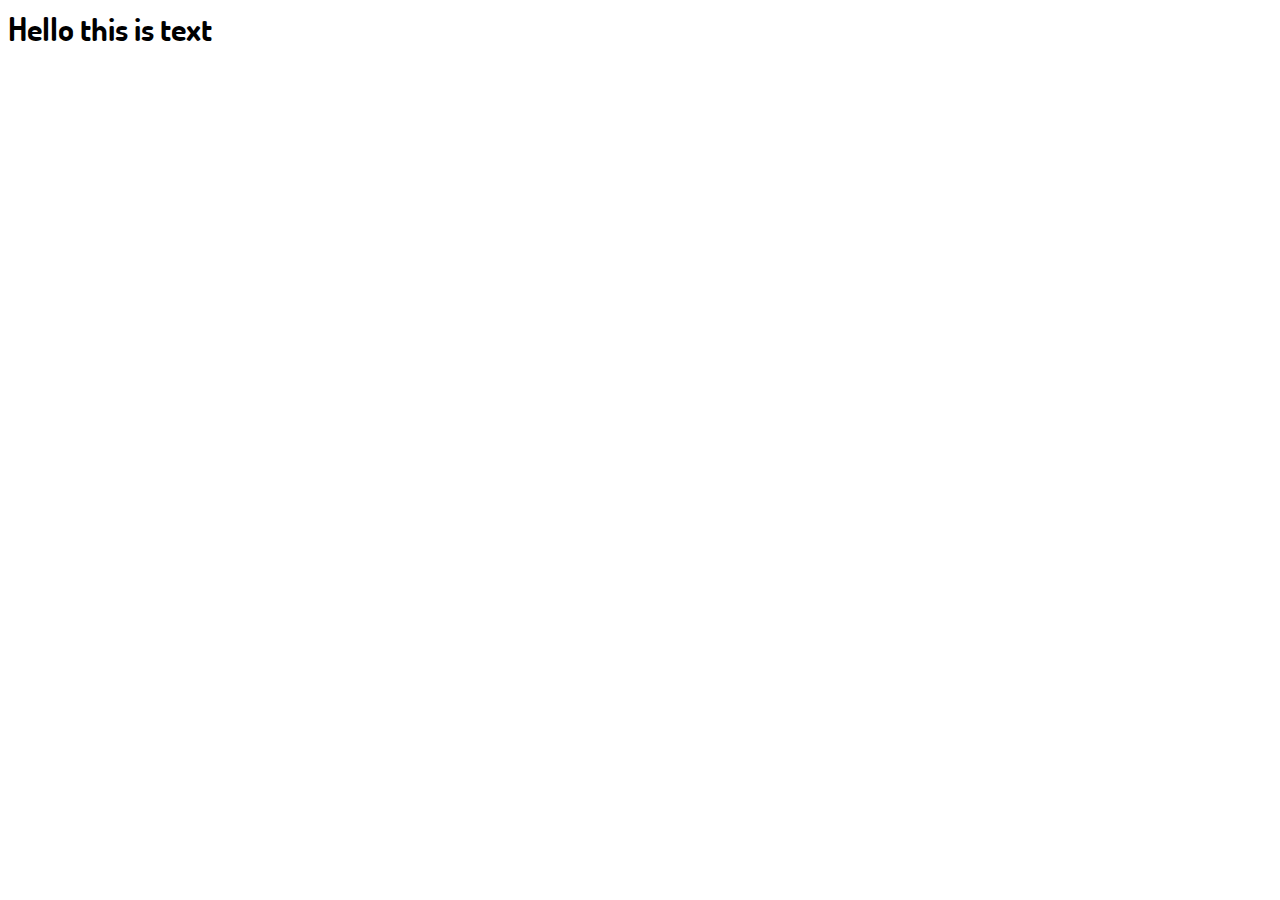
<file: gpa.html>
<html>

    <style>
    
        @font-face {
            font-family: 'Dosis';
            src: url(fonts/Dosis-Bold.ttf);
            font-style: normal;
            font-weight: 400;
            
        }
        h1 {
            font-family: 'Dosis';
        }
    </style>
    
    
<body>
   <h1>Hello this is text</h1>
    
    </body>


</html>
</file>
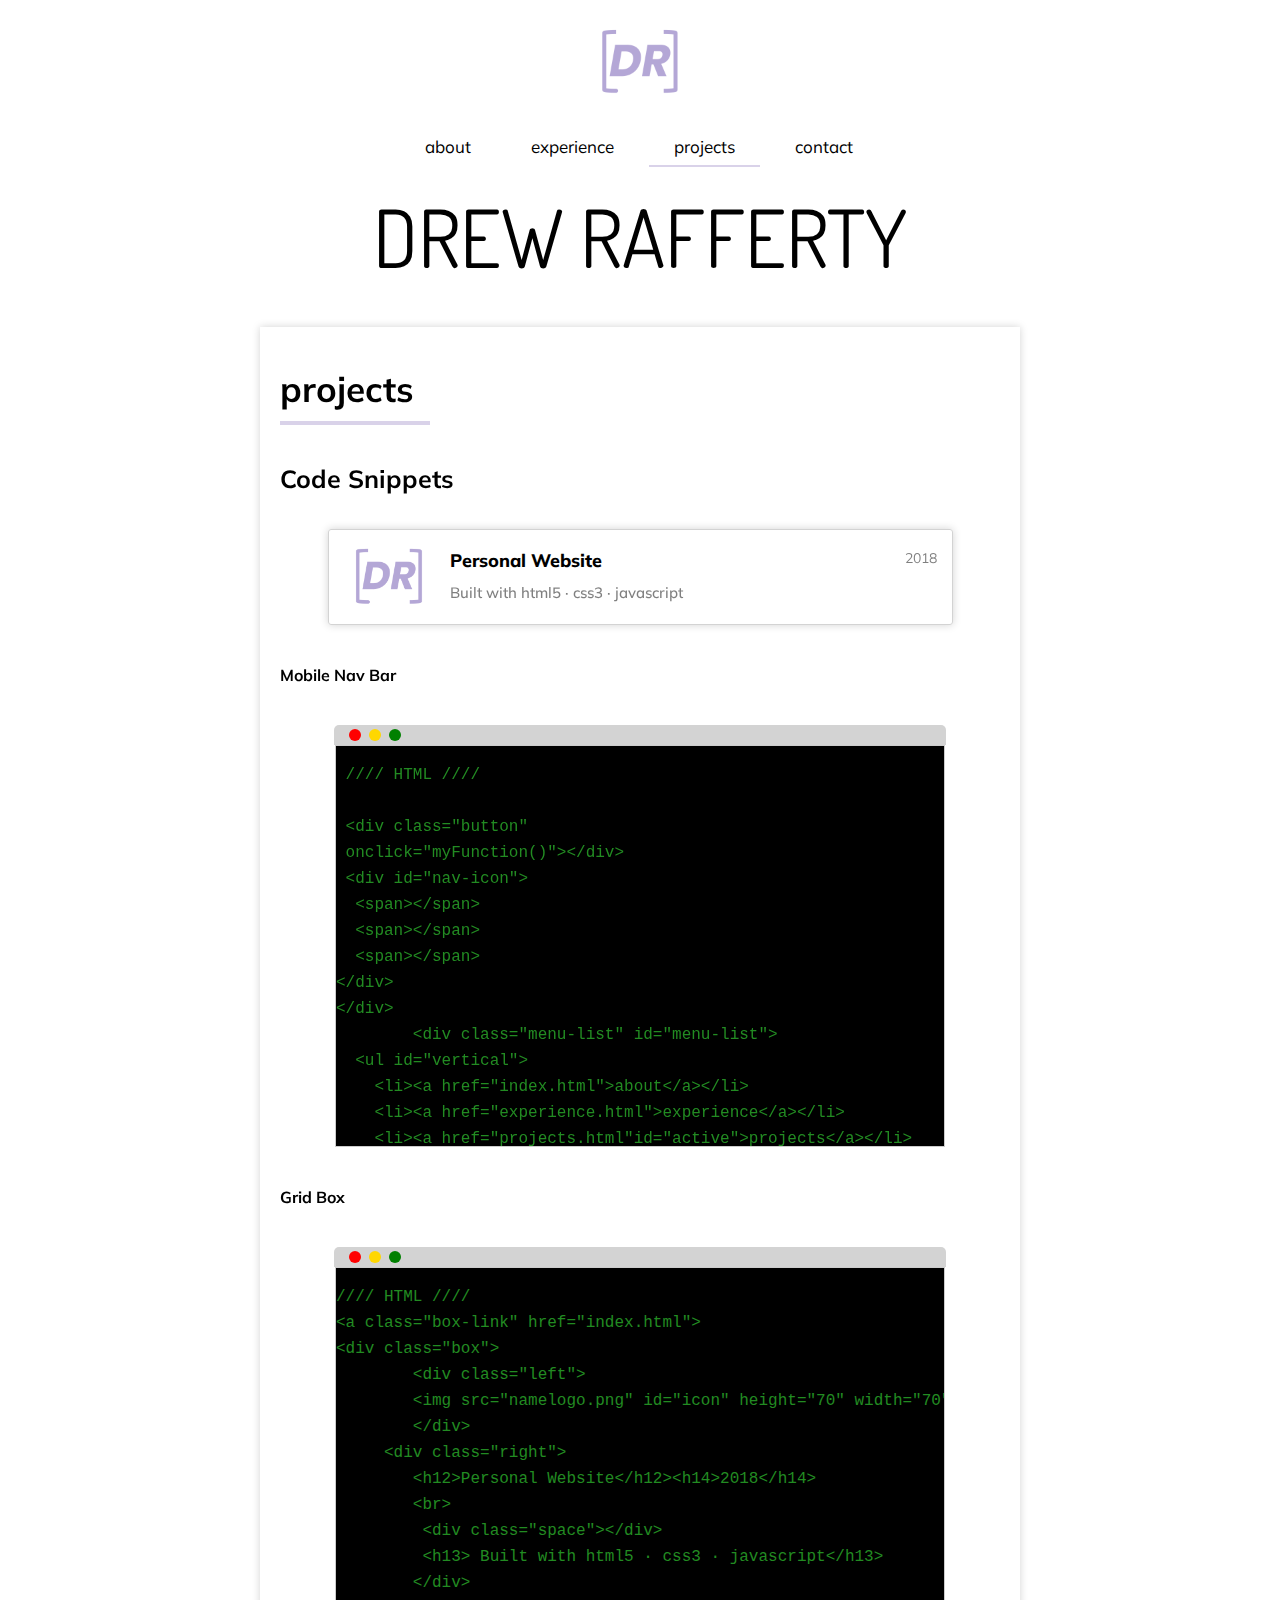
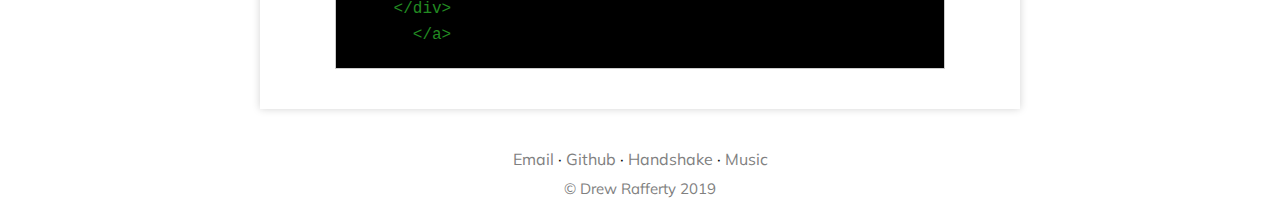
<file: personalsite.html>
<!DOCTYPE html>
<html>
<head>
    <meta name="viewport" content="width=device-width, initial-scale=1">
    <title>Drew Rafferty - Projects</title>
    <link rel="icon" href="namelogo.png">
    <link href="https://fonts.googleapis.com/css?family=Muli&display=swap" rel="stylesheet">
    <link href="https://fonts.googleapis.com/css?family=Dosis:300&display=swap" rel="stylesheet">
</head>

    <!-------- CSS --------->
<style>
    


#nav-icon2 {
  width: 40px;
  height: 45px;
  position: relative;
  margin: 50px auto;
  -webkit-transform: rotate(0deg);
  -moz-transform: rotate(0deg);
  -o-transform: rotate(0deg);
  transform: rotate(0deg);
  -webkit-transition: .5s ease-in-out;
  -moz-transition: .5s ease-in-out;
  -o-transition: .5s ease-in-out;
  transition: .5s ease-in-out;
  cursor: pointer;
    margin-top: 60px;
}

/* Icon 2 */

#nav-icon2 {
}

#nav-icon2 span {
  display: block;
  position: absolute;
  height: 2px;
  width: 100%;
  background: black;
  opacity: 1;
  -webkit-transform: rotate(0deg);
  -moz-transform: rotate(0deg);
  -o-transform: rotate(0deg);
  transform: rotate(0deg);
  -webkit-transition: .25s ease-in-out;
  -moz-transition: .25s ease-in-out;
  -o-transition: .25s ease-in-out;
  transition: .25s ease-in-out;
}


    #nav-icon2 span:nth-child(1){
        top: 5px;
    }
    
    #nav-icon2 span:nth-child(2) {
  top: 16px;
}

    #nav-icon2 span:nth-child(3){
        top: 28px;
    }

#nav-icon2.open span:nth-child(1){
  -webkit-transform: rotate(45deg);
  -moz-transform: rotate(45deg);
  -o-transform: rotate(45deg);
  transform: rotate(45deg);
}

#nav-icon2.open span:nth-child(2) {
  -webkit-transform: rotate(-45deg);
  -moz-transform: rotate(-45deg);
  -o-transform: rotate(-45deg);
  transform: rotate(-45deg);
}

#nav-icon2.open span:nth-child(1) {
  left: 0px;
  top: 22px;
}

#nav-icon2.open span:nth-child(2) {
  left: 0px;
  top: 22px;
}

#nav-icon2.open span:nth-child(3) {
  left: -50%;
  opacity: 0;
}

    
    
     .button {
         height: 50px;
        width: 70px;
        
        margin-left: auto;
        margin-right: auto;
        display: none;
        margin-top: -40px;
       
    }
    
    
        
/******** DESKTOP MENU *******/
    
    #horizontal { 
    list-style-type: none;
  margin-left: auto;
        margin-right: auto;
  padding: 0;
  overflow: hidden;
        
        width: 500px;
      
  
    }
    
   #horizontal li {
        float: left;
       margin-left: 10px;
    }
   #horizontal li a {
  display: block;
  color: black;
  text-align: center;
  padding-left: 25px;
       padding-right: 25px;
        padding-bottom: 8px;
  text-decoration: none;
        transition: .2s;
       font-size: 17px;
}

#horizontal li a:hover {
  border-bottom: 2px solid #D9D2E9;
    
}

    
/******** MOBILE MENU **********/
    
    #vertical {
         list-style-type: none;
        margin-left: -40px;
    }
    
    #vertical li {
        color: white;
        text-align: center;
        text-decoration: none;
        padding-top: 10px;
        padding-bottom: 10px;
         border-bottom: 2px solid black;
        width: 120px;
        margin-right: auto;
        margin-left: auto;
    }
    #vertical li a{
        color: black;
        text-align: center;
        text-decoration: none;
        padding-top: 10px;
        padding-bottom: 10px;
        transition:.2s;
       
    }
 #vertical li a:hover{
        color: #D9D2E9;
       
       
    }
  
  
    .menu-list {
        display: none;
        height: 200px;
        width: 200px;
    
        margin-right: auto;
        margin-left: auto;
    }
    
    @media (max-width:700px) {
        .button {
            display: block;
        }
        .menu-nav {
            display: none;
        }
    }
    /*************** MAIN ***************/

 body {
        margin: 0px;
        padding: 0px;
        font-family: 'Muli', sans-serif;
    }
    
    .container {
        margin: 0;
        padding: 0;
        max-width: 800px;
       
        height: 1000px;
        margin-right: auto;
        margin-left: auto;
        z-index: -10;
    }
    
    .header {
        
        width: 100%;
       
    }
    
    .logo-bar {
        height: 80px;
        width: 320px;
        padding-top: 20px;
        margin-right: auto;
        margin-left: auto;
        text-align: center;
        padding-bottom: 20px;
       
    }
    
    
    .menu-nav {
        height: 40px;
        width: 500px;
       
        margin-right: auto;
        margin-left: auto;
    }
    

    
    .title-section {
        width: 90%;
       
        margin-top: 10px;
      text-align: center;
        
        font-size: 80px;
         margin-right: auto;
        margin-left: auto;
        font-family: 'Dosis', sans-serif;
        font-style: thin;
    }
    
    
    @media (max-width: 500px) {
        .title-section {font-size: 50px}
    }
    
    .about {
        width: 95%; 
       padding-bottom: 40px;
        margin-top: 40px;
        -webkit-box-shadow:0 0 8px lightgray; 
-moz-box-shadow: 0 0 8px lightgray; 
box-shadow:0 0 8px lightgray;
        margin-right: auto;
        margin-left: auto;
    }
    
  
    h1 {
        padding-top: 40px;
        margin-left: 20px;
        font-size: 35px;
        border-bottom: 4px solid #D9D2E9;
        padding-bottom: 10px;
        width: 150px;
    }
    h2 {
        padding-top: 15px;
        font-size: 25px;
        font-style: bold;
         margin-left: 20px;
      
      padding-bottom: 5px;
       
            
    }
    h3 {
        font-size: 16px;
        line-height: 28px;
        margin-left: 20px;
        padding-bottom: 20px;
        font-weight: 100;
        padding-right: 10px;
    }
   
    
    .text {
        width: 80%;
        margin-left: auto;
        margin-right: auto;
        border: 1px solid gray;
        border-radius: 8px;
        transition: .2s;
        margin-top: 20px;
         border: 2px solid #D9D2E9;
      -webkit-box-shadow:0 0 10px #D9D2E9; 
-moz-box-shadow: 0 0 10px #D9D2E9; 
box-shadow:0 0 10px #D9D2E9;
       
    }
    
    
    h4 {
        font-size: 20px;
        margin-left: 20px;
      
    }
    
    h5 {
        font-size: 16px;
        font-weight: 600;
        margin-left: 20px;
    }
    
    h6 {
        font-size: 14px;
        line-height: 20px;
        margin-left: 20px;
     margin-top: -15px;
        font-weight: 100;
        padding-right: 10px;
    }
    
    .date {
        font-size: 14px;
        float: right;
        padding-right: 20px;
        font-weight: 700;
    }
    
    @media (max-width: 520px) {
        .date {
            float:none;
             padding-left: 20px;
        }
    }
    
    #active {
        border-bottom:2px solid #D9D2E9;
    }
  
    
    /******* FOOTER *************/
    
    .footer {
        width: 100%;
        height: 50px;
        margin-bottom: 0;
        text-align: center;
      
        margin-top: 40px;
         text-decoration: none;
        padding-bottom: 20px;
    }
    
    .links a{
         text-decoration: none;
        font-size: 16px;
        color: gray;
        transition: .2s;
       
    }
    .links a:hover {
        text-decoration: underline;
        color: dodgerblue;
    }
    
    .copyright {
        margin-top: 10px;
        font-size: 15px;
        color: gray;
    }
    
     .box {
        border: 1px solid lightgray;
        width: 80%;
        border-radius: 3px;
        margin-left: auto;
        margin-right: auto;
        overflow: hidden;
       padding-top: 10px;
        padding-bottom: 10px;
        padding-right: 15px;
        transition: .2s;
        -webkit-box-shadow:0 0 px lightgray; 
-moz-box-shadow: 0 0 8px lightgray; 
box-shadow:0 0 8px lightgray;
        margin-top: 30px;
    }
    
    .box:hover {
        color: dodgerblue;
        border: 1px solid dodgerblue;
        cursor: pointer;
    }
    .left {
        width: 20%;
        
        text-align: center;
        
        
    }
    .right {
        width: 80%;
        float: right;
        
        margin-top: -65px;
       
    }
    
    @media (max-width: 600px) {
        .right {float: none; margin-top: 10px;width: 100%; padding:10px;}
        .left {float: none; margin-right: auto; margin-left:auto;}
    }
    h12 {
        font-size: 18px;
        font-weight: 800;
        
        
    }
    h13 {
        font-size: 15px;
        font-weight: 550;
       opacity: 0.5;
        
    }
    h14 {
        font-size: 14px;
        float: right;
        opacity: 0.5;
        
    }
    
    .box-link {
        text-decoration: none;
        color: black;
        
    }
    
    .space {
        height: 10px;
    }
    
    
    .code-box {
        
        height:400px;
        width:80%;
        border:1px solid #ccc;
        font:16px/26px Georgia, Garamond, Serif;
        overflow:auto;
        margin-left: auto;
        margin-right: auto;
       background: black;
        font-family: 'Muli', sans-serif;
        color: forestgreen;
    }
    
    
    .bar {
        width: 80.5%;
        height: 20px;
        background-color: lightgray;
        margin-right: auto;
        margin-left: auto;
        border-top-left-radius: 5px;
        border-top-right-radius: 5px;
    }
    
    .circle {
        height: 12px;
        width: 12px;
        border-radius: 10px;
        float: left;
        margin-right:8px;
        margin-top: 4px;
    }
    
    #red {
        background: red;
        margin-left: 15px;
    }
    
    #yellow {
        background: gold;
    }
    #green {
        background: green;
    }
    
    h3 {
        font-weight: bold;
        padding-top: 20px;
        
    }
    
</style>
    
    
    
    <!-------- HTML --------->
<body>
    
<div class="container">
    
    
    <div class="header">
    
        <div class="logo-bar"><img src="namelogo.png" id="logo"height="80" width="80"></div>
        <div class="menu-nav">
        
            <ul id="horizontal">
                
                <li><a href="index.html" >about</a></li>
                 <li><a href="experience.html">experience</a></li>
                 <li><a href="projects.html"id="active">projects</a></li>
                 <li><a href="contact.html">contact</a></li>
            </ul>
        
        
        
        </div>
<div class="button" onclick="myFunction()">
<div id="nav-icon2">
  <span></span>
  <span></span>
  <span></span>
 
</div>
</div>
        
        <div class="menu-list" id="menu-list">
  <ul id="vertical">
               
                <li><a href="index.html">about</a></li>
                 <li><a href="experience.html">experience</a></li>
                 <li><a href="projects.html"id="active">projects</a></li>
                 <li><a href="contact.html">contact</a></li>
            </ul>
</div>

        
    </div>
    
    
<!-- BODY --->
    
    
    <div class="title-section">DREW RAFFERTY</div>
    <div class="about">
    <h1>projects</h1>
        
    <h2>Code Snippets</h2>    
         <a class="box-link" href="index.html">
<div class="box">
        <div class="left">
        <img src="namelogo.png" id="icon" height="70" width="70">
        </div>
     <div class="right">
        <h12>Personal Website</h12><h14>2018</h14>
        <br>
         <div class="space"></div>
         <h13> Built with html5 &middot; css3 &middot; javascript</h13>
        </div>
      </div>  
        </a>

        
<!---- CODE NAV BAR ---->
<h3 style="font-weight: bold;">Mobile Nav Bar</h3>

<div class="bar">
<div class="circle" id="red"></div>        
 <div class="circle" id="yellow"></div>      
    <div class="circle" id="green"></div>      
</div>

<div class="code-box">
            
 <pre>
 //// HTML ////
 
 &lt;div class="button" 
 onclick="myFunction()">&lt;/div&gt;
 &lt;div id="nav-icon">
  &lt;span>&lt;/span>
  &lt;span>&lt;/span>
  &lt;span>&lt;/span>
&lt;/div>
&lt;/div>    
        &lt;div class="menu-list" id="menu-list">
  &lt;ul id="vertical">     
    &lt;li>&lt;a href="index.html">about&lt;/a>&lt;/li>
    &lt;li>&lt;a href="experience.html">experience&lt;/a>&lt;/li>
    &lt;li>&lt;a href="projects.html"id="active">projects&lt;/a>&lt;/li>
    &lt;li>&lt;a href="contact.html">contact&lt;/a>&lt;/li>
    &lt;/ul>
&lt;/div>
 
///// CSS /////

#nav-icon {
  width: 40px;
  height: 45px;
  position: relative;
  margin: 50px auto;
  -webkit-transform: rotate(0deg);
  -moz-transform: rotate(0deg);
  -o-transform: rotate(0deg);
  transform: rotate(0deg);
  -webkit-transition: .5s ease-in-out;
  -moz-transition: .5s ease-in-out;
  -o-transition: .5s ease-in-out;
  transition: .5s ease-in-out;
  cursor: pointer;
    margin-top: 60px;
}

#nav-icon span {
  display: block;
  position: absolute;
  height: 2px;
  width: 100%;
  background: black;
  opacity: 1;
  -webkit-transform: rotate(0deg);
  -moz-transform: rotate(0deg);
  -o-transform: rotate(0deg);
  transform: rotate(0deg);
  -webkit-transition: .25s ease-in-out;
  -moz-transition: .25s ease-in-out;
  -o-transition: .25s ease-in-out;
  transition: .25s ease-in-out;
}
    #nav-icon span:nth-child(1){
        top: 5px;
    }
    #nav-icon span:nth-child(2) {
  top: 16px;
  }
 #nav-icon span:nth-child(3){
        top: 28px;
        }
#nav-icon.open span:nth-child(1){
  -webkit-transform: rotate(45deg);
  -moz-transform: rotate(45deg);
  -o-transform: rotate(45deg);
  transform: rotate(45deg);
}
#nav-icon.open span:nth-child(2) {
  -webkit-transform: rotate(-45deg);
  -moz-transform: rotate(-45deg);
  -o-transform: rotate(-45deg);
  transform: rotate(-45deg);
}
#nav-icon.open span:nth-child(1) {
  left: 0px;
  top: 22px;
}
#nav-icon.open span:nth-child(2) {
  left: 0px;
  top: 22px;
}
#nav-icon.open span:nth-child(3) {
  left: -50%;
  opacity: 0;
}
     .button {
         height: 50px;
        width: 70px;
        margin-left: auto;
        margin-right: auto;
        display: none;
        margin-top: -40px;     
    }  
#vertical {
         list-style-type: none;
        margin-left: -40px;
    }
    #vertical li {
        color: white;
        text-align: center;
        text-decoration: none;
        padding-top: 10px;
        padding-bottom: 10px;
         border-bottom: 2px solid black;
        width: 120px;
        margin-right: auto;
        margin-left: auto;
    }
    #vertical li a{
        color: black;
        text-align: center;
        text-decoration: none;
        padding-top: 10px;
        padding-bottom: 10px;
        transition:.2s;  
    }
 #vertical li a:hover{
        color: #D9D2E9;     
    }
    .menu-list {
        display: none;
        height: 200px;
        width: 200px;
    
        margin-right: auto;
        margin-left: auto;
    } 
    @media (max-width:700px) {
        .button {
            display: block;
        }
        .menu-nav {
            display: none;
        }
    }
//// JAVASCRIPT ////

 function myFunction() {
  var x = document.getElementById("menu-list");
  if (x.style.display === "block") {
    x.style.display = "none";
  } else {
    x.style.display = "block";
  }
}
 </pre>
</div>
  
<!----  FLEX BOX ---->
        
<h3 style="font-weight: bold;">Grid Box</h3>

<div class="bar">
<div class="circle" id="red"></div>        
 <div class="circle" id="yellow"></div>      
    <div class="circle" id="green"></div>      
</div>
        
<div class="code-box">
<pre>
//// HTML ////
&lt;a class="box-link" href="index.html">
&lt;div class="box">
        &lt;div class="left">
        &lt;img src="namelogo.png" id="icon" height="70" width="70">
        &lt;/div>
     &lt;div class="right">
        &lt;h12>Personal Website&lt;/h12>&lt;h14>2018&lt;/h14>
        &lt;br>
         &lt;div class="space">&lt;/div>
         &lt;h13> Built with html5 &middot; css3 &middot; javascript&lt;/h13>
        &lt;/div>
      &lt;/div>  
        &lt;/a>
        
//// CSS ////

     .box {
        border: 1px solid lightgray;
        width: 80%;
        border-radius: 3px;
        margin-left: auto;
        margin-right: auto;
        overflow: hidden;
       padding-top: 10px;
        padding-bottom: 10px;
        padding-right: 15px;
        transition: .2s;
        -webkit-box-shadow:0 0 px lightgray; 
-moz-box-shadow: 0 0 8px lightgray; 
box-shadow:0 0 8px lightgray;
        margin-top: 30px;
    }
    
    .box:hover {
        color: dodgerblue;
        border: 1px solid dodgerblue;
        cursor: pointer;
    }
    .left {
        width: 20%;
        text-align: center;
    }
    .right {
        width: 80%;
        float: right;
        margin-top: -65px;
    }
    @media (max-width: 600px) {
        .right {float: none; margin-top: 10px;
        width: 100%; padding:10px;}
        .left {float: none; margin-right: auto;
        margin-left:auto;}
    }
    h12 {
        font-size: 18px;
        font-weight: 800; 
    }
    h13 {
        font-size: 15px;
        font-weight: 550;
       opacity: 0.5;
    }
    h14 {
        font-size: 14px;
        float: right;
        opacity: 0.5;
    }
    .box-link {
        text-decoration: none;
        color: black;
        
    }

</pre>        
</div>
        
    </div>
    
  <div class="footer">
    
      <div class="links">
      <a href="mailto:drafferty44@gmail.com">Email</a>
          &middot;
          <a href="https:/github.io">Github</a>
          &middot;
          <a href="#">Handshake</a>
          &middot;
          <a href="#">Music</a>
      
      </div>
      <div class="copyright">&copy; Drew Rafferty 2019</div>
 
    </div>
</div> <!--CONTAINER-->
    
    
</body>

    <script src="https://ajax.googleapis.com/ajax/libs/jquery/3.3.1/jquery.min.js"></script> 
<script>
   $(document).ready(function(){
	$('#nav-icon2').click(function(){
		$(this).toggleClass('open');
	});
});
    

    function myFunction() {
  var x = document.getElementById("menu-list");
  if (x.style.display === "block") {
    x.style.display = "none";
  } else {
    x.style.display = "block";
  }
}
    </script>
</html>
</file>
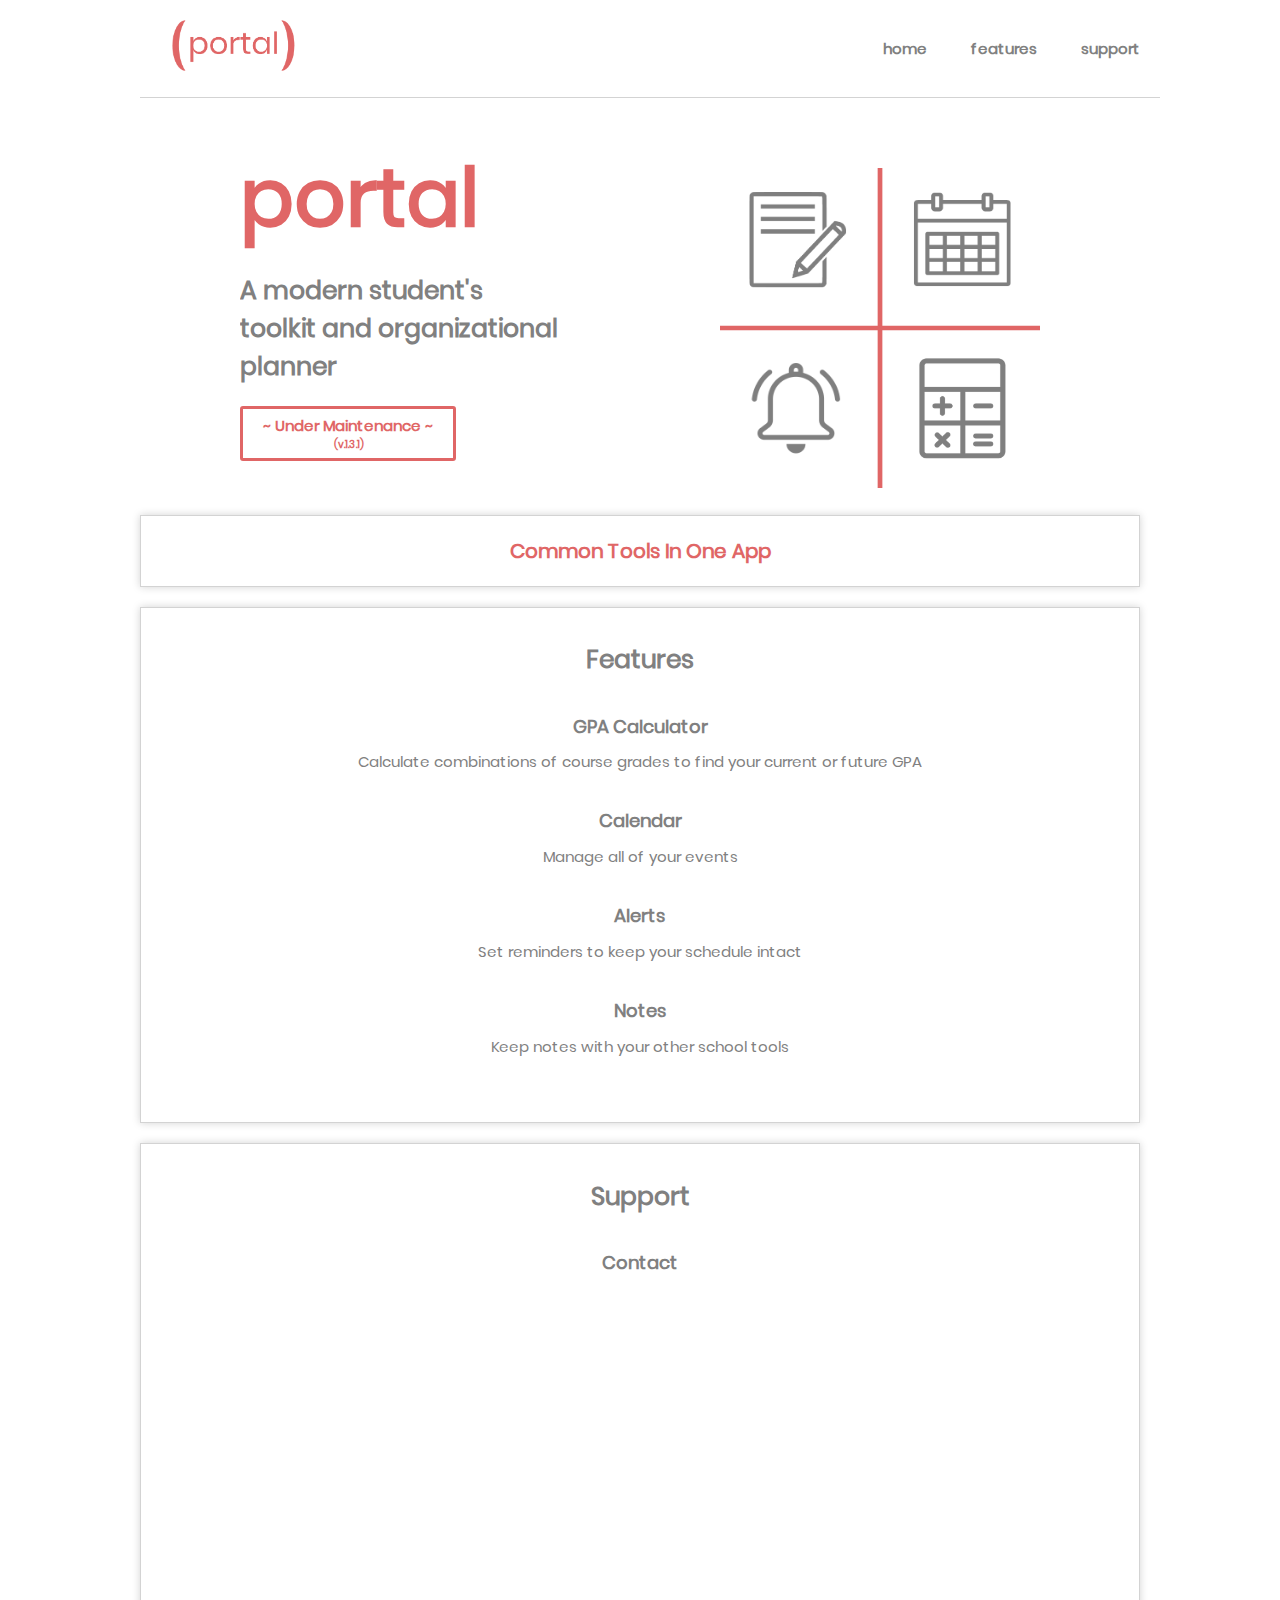
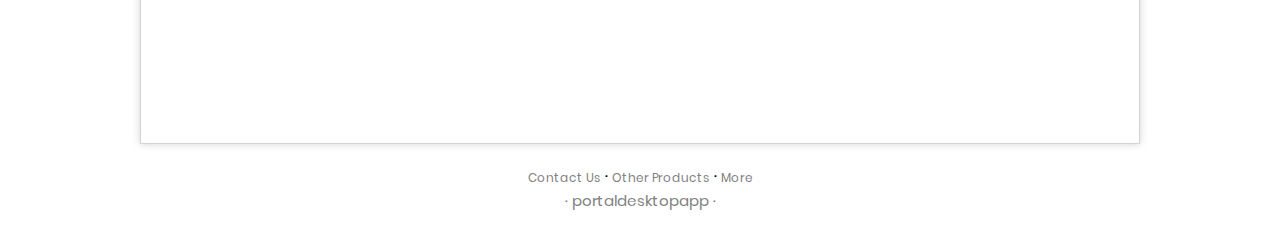
<file: portal.html>
<!DOCTYPE html>
<html>

<head>
     <link rel="icon" href="portal.png">
    <link rel = "stylesheet" type = "text/css" href = "fontsheet.css" />
     <meta name="viewport" content="width=device-width, initial-scale=1">
    <title>portal - home</title>
</head>

<style>
    
    body {
        font-family: 'Poppins';
        margin:0;
        padding: 0;
    }
    
    .container {
        margin: 0;
        padding: 10px;
        max-width: 1000px;
        margin-left: auto;
        margin-right: auto;
      
    }
    
    .header {
        width: 100%;
        padding-top: 0px;
        padding-bottom: 0px;
       border-bottom: 1px solid lightgray;
        padding-left: 20px;
     
    }
    
    #logo {
        padding-bottom: 10px;
    }
    
    .nav {
         float: right;
        padding-top: 10px;
        margin-right: 0px;
        
    }
    
    li {
       display: inline;
        padding: 20px;
        
    }
    
    li a {
        color: gray;
        text-decoration: none;
        font-size: 15px;
        font-weight: 600;
    }
    
    li a:hover {
        color: #E06666;
        transition: .2s;
        border-bottom: 2px solid #E06666;
    }
    
    
    .main {
        width: 80%;
        overflow: hidden;
        margin-right: auto;
        margin-left: auto;
        margin-top: 50px;
    }
    
    .left {
        width: 40%;
       padding-top: 10px;
       text-align: left;
        display: inline-block;
    }
    
     .right {
        width: 60%;
        text-align: right;
        
         float: right;
         display: inline-block;
    }
    
     @media (max-width: 720px) {
        .header {padding-left: 0; text-align: center;}
         .left {width: 100%;text-align: center;}
         .right {width: 100%;text-align: center;}
         .button{margin-right: auto;margin-left: auto;}
         .nav{float:none;margin-left: -20px;}
         .main{width:100%;}
         iframe {width: 320px;}
    }
    
    h1 {
        
        font-size: 80px;
        
        color: #E06666;
        margin-top: -20px;
    }
    
    h2 {
        font-size: 25px;
        color: gray;
        margin-top: -40px;
    }
    
    .button {
        width: 200px;
        text-align: center;
        border: 3px solid #E06666;
        border-radius: 3px;
        color: #E06666;
        font-size: 15px;
        font-weight: 600;
        transition: .2s;
        padding: 5px;
    }
    
    .button:hover {
        cursor: pointer;
        background-color: #E06666;
        color: white;
    }
    
    #ver {
        font-size: 10px;
       
    }
    #mock {
       padding-top: 20px;
    }
    
    
    .bar-section {
        background-color: white;
        border: 1px solid lightgray;
        margin-top: 20px;
        padding-bottom: 0px;
        text-align: center;
         -webkit-box-shadow:0 0 8px lightgray; 
-moz-box-shadow: 0 0 8px lightgray; 
box-shadow:0 0 8px lightgray;
    }
    
    .section {
        background-color: white;
        border: 1px solid lightgray;
        margin-top: 20px;
        padding-bottom: 30px;
        text-align: center;
         -webkit-box-shadow:0 0 8px lightgray; 
-moz-box-shadow: 0 0 8px lightgray; 
box-shadow:0 0 8px lightgray;
    }
    
 
    
    h3 {
        padding-top: 0px;
        color: #E06666;
        font-size: 20px;
    }
    
    h4 {
        color: gray;
        font-size: 25px;
        font-weight: 900;
    }
    
    h5 {
        color: gray;
        font-weight: 600;
        font-size: 18px;
       
    }
    
    h6 {
         color: gray;
        font-weight: 300;
        font-size: 15px;
        margin-top: -20px;
    }
    
    
    .footer {
        width: 100%;
        height: 30px;
        margin-bottom: 0;
        text-align: center;
      
        margin-top: 20px;
         text-decoration: none;
        padding-bottom: 30px;
    }
    
    .links a{
         text-decoration: none;
        font-size: 12px;
        color: gray;
        transition: .2s;
       
    }
    .links a:hover {
        text-decoration: underline;
        color: dodgerblue;
    }
    
    .copyright {
        margin-top: 0px;
        font-size: 15px;
        color: gray;
    }
    
    
</style>

<body>
    
    <div class="container">
    
        
        <div class="header">
        
        <img src="portal_alt.png" id="logo" height="70" width="150">
        
            <div class="nav">
            <ul>
                <li><a href="#">home</a></li>
                <li><a href="#features">features</a></li>
                <li><a href="#support">support</a></li>
                </ul>
            
            </div>
            
        </div>
        
        <div class="main">
        
            <div class="left">
            
            <h1>portal</h1>
            <h2>A modern student's toolkit and organizational planner</h2>
            <div class="button"> ~ Under Maintenance ~<br><div id="ver">&#40;v.1.3.1&#41;</div></div>
                
            </div>
            <div class="right">
            <img src="mockup.svg" id="mock" height="320" width="320">
            </div>
        
            
            
            
        
        </div>
    <div class="bar-section">
            <h3>Common Tools In One App</h3>
            
            
            </div>
            
            
            <div class="section" id="features">
            
           <h4>Features</h4>
                <h5>GPA Calculator</h5>
                <h6>Calculate combinations of course grades to find your current or future GPA </h6>
                <h5>Calendar</h5>
                <h6>Manage all of your events</h6>
                <h5>Alerts</h5>
                <h6>Set reminders to keep your schedule intact</h6>
                <h5>Notes</h5>
                <h6>Keep notes with your other school tools</h6>
            </div>
        
          <div class="section" id="support">
            
           <h4>Support</h4>
                <h5>Contact</h5>
                <iframe src="https://docs.google.com/forms/d/e/1FAIpQLSfx0O9D4uWJADtc7GmprwABFDC0W7wDvyJ5jdpBJbMX7_TPLA/viewform?embedded=true" width="600" height="400" frameborder="0" marginheight="0" marginwidth="0">Loading...</iframe>
            </div>
     <div class="footer">
    
      <div class="links">
      <a href="#support">Contact Us</a>
          &middot;
          <a href="https:/github.com">Other Products</a>
          &middot;
          <a href="#">More</a>
         
      
      </div>
      <div class="copyright">&middot; portaldesktopapp &middot;</div>
 
    </div>
    </div>
    
    
</body>

<script src="https://ajax.googleapis.com/ajax/libs/jquery/3.3.1/jquery.min.js"></script>

<script>
    $(document).ready(function(){
       
        $("a").on('click', function(event) {

 
        if (this.hash !== "") {
     
      event.preventDefault();

     
      var hash = this.hash;

      $('html, body').animate({
        scrollTop: $(hash).offset().top
      }, 1000, function(){

        // Add hash (#) to URL when done scrolling (default click behavior)
        window.location.hash = hash;
      });
    } // End if
  });
});
</script>


</html>
</file>
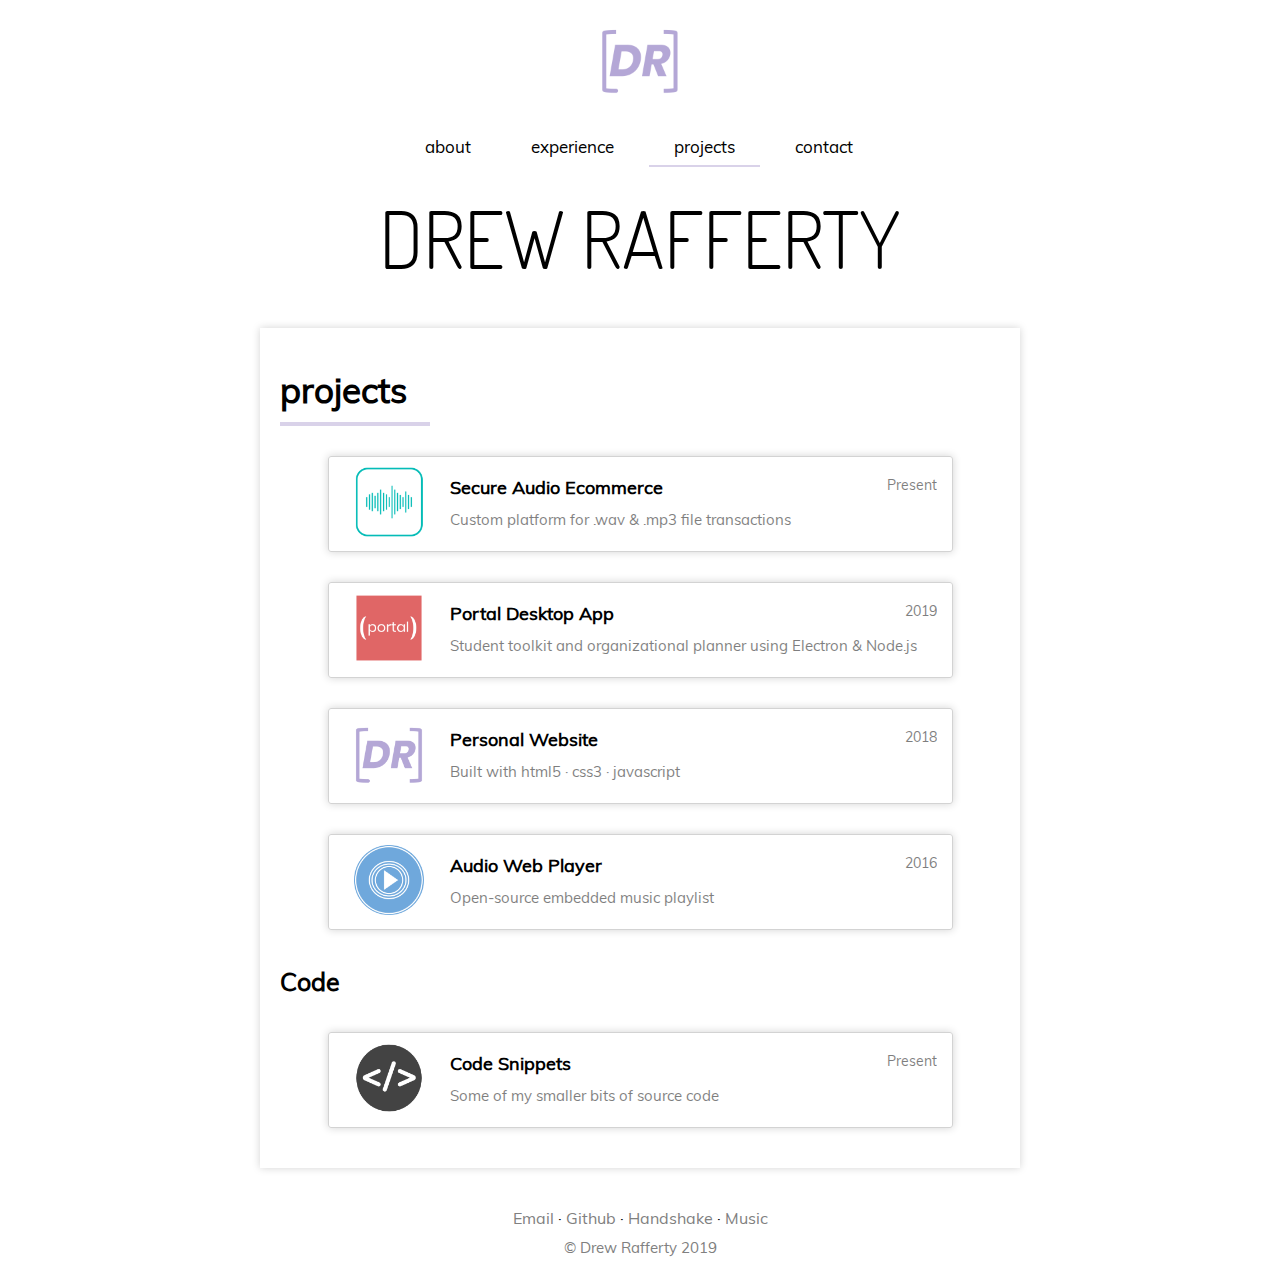
<file: projects.html>
<!DOCTYPE html>
<html>
<head>
    <meta name="viewport" content="width=device-width, initial-scale=1">
    <title>Drew Rafferty - Projects</title>
    <link rel="icon" href="namelogo.png">
  <link rel = "stylesheet" type = "text/css" href = "fontsheet.css" />
</head>

    <!-------- CSS --------->
<style>
    


#nav-icon2 {
  width: 40px;
  height: 45px;
  position: relative;
  margin: 50px auto;
  -webkit-transform: rotate(0deg);
  -moz-transform: rotate(0deg);
  -o-transform: rotate(0deg);
  transform: rotate(0deg);
  -webkit-transition: .5s ease-in-out;
  -moz-transition: .5s ease-in-out;
  -o-transition: .5s ease-in-out;
  transition: .5s ease-in-out;
  cursor: pointer;
    margin-top: 60px;
}

/* Icon 2 */

#nav-icon2 {
}

#nav-icon2 span {
  display: block;
  position: absolute;
  height: 2px;
  width: 100%;
  background: black;
  opacity: 1;
  -webkit-transform: rotate(0deg);
  -moz-transform: rotate(0deg);
  -o-transform: rotate(0deg);
  transform: rotate(0deg);
  -webkit-transition: .25s ease-in-out;
  -moz-transition: .25s ease-in-out;
  -o-transition: .25s ease-in-out;
  transition: .25s ease-in-out;
}


    #nav-icon2 span:nth-child(1){
        top: 5px;
    }
    
    #nav-icon2 span:nth-child(2) {
  top: 16px;
}

    #nav-icon2 span:nth-child(3){
        top: 28px;
    }

#nav-icon2.open span:nth-child(1){
  -webkit-transform: rotate(45deg);
  -moz-transform: rotate(45deg);
  -o-transform: rotate(45deg);
  transform: rotate(45deg);
}

#nav-icon2.open span:nth-child(2) {
  -webkit-transform: rotate(-45deg);
  -moz-transform: rotate(-45deg);
  -o-transform: rotate(-45deg);
  transform: rotate(-45deg);
}

#nav-icon2.open span:nth-child(1) {
  left: 0px;
  top: 22px;
}

#nav-icon2.open span:nth-child(2) {
  left: 0px;
  top: 22px;
}

#nav-icon2.open span:nth-child(3) {
  left: -50%;
  opacity: 0;
}

    
    
     .button {
         height: 50px;
        width: 70px;
        
        margin-left: auto;
        margin-right: auto;
        display: none;
        margin-top: -40px;
       
    }
    
    
        
/******** DESKTOP MENU *******/
    
    #horizontal { 
    list-style-type: none;
  margin-left: auto;
        margin-right: auto;
  padding: 0;
  overflow: hidden;
        
        width: 500px;
      
  
    }
    
   #horizontal li {
        float: left;
       margin-left: 10px;
    }
   #horizontal li a {
  display: block;
  color: black;
  text-align: center;
  padding-left: 25px;
       padding-right: 25px;
        padding-bottom: 8px;
  text-decoration: none;
        transition: .2s;
       font-size: 17px;
}

#horizontal li a:hover {
  border-bottom: 2px solid #D9D2E9;
    
}

    
/******** MOBILE MENU **********/
    
    #vertical {
         list-style-type: none;
        margin-left: -40px;
    }
    
    #vertical li {
        color: white;
        text-align: center;
        text-decoration: none;
        padding-top: 10px;
        padding-bottom: 10px;
         border-bottom: 2px solid black;
        width: 120px;
        margin-right: auto;
        margin-left: auto;
    }
    #vertical li a{
        color: black;
        text-align: center;
        text-decoration: none;
        padding-top: 10px;
        padding-bottom: 10px;
        transition:.2s;
       
    }
 #vertical li a:hover{
        color: #D9D2E9;
       
       
    }
  
  
    .menu-list {
        display: none;
        height: 200px;
        width: 200px;
    
        margin-right: auto;
        margin-left: auto;
    }
    
    @media (max-width:700px) {
        .button {
            display: block;
        }
        .menu-nav {
            display: none;
        }
    }
    /*************** MAIN ***************/

 body {
        margin: 0px;
        padding: 0px;
        font-family: 'Muli', sans-serif;
    }
    
    .container {
        margin: 0;
        padding: 0;
        max-width: 800px;
       
        height: 1000px;
        margin-right: auto;
        margin-left: auto;
        z-index: -10;
    }
    
    .header {
        
        width: 100%;
       
    }
    
    .logo-bar {
        height: 80px;
        width: 320px;
        padding-top: 20px;
        margin-right: auto;
        margin-left: auto;
        text-align: center;
        padding-bottom: 20px;
       
    }
    
    
    .menu-nav {
        height: 40px;
        width: 500px;
       
        margin-right: auto;
        margin-left: auto;
    }
    

    
    .title-section {
        width: 90%;
       
        margin-top: 10px;
      text-align: center;
        
        font-size: 80px;
         margin-right: auto;
        margin-left: auto;
        font-family: 'Dosis', sans-serif;
        font-style: thin;
    }
    
    
    @media (max-width: 500px) {
        .title-section {font-size: 50px}
    }
    
    .about {
        width: 95%; 
       padding-bottom: 40px;
        margin-top: 40px;
        -webkit-box-shadow:0 0 8px lightgray; 
-moz-box-shadow: 0 0 8px lightgray; 
box-shadow:0 0 8px lightgray;
        margin-right: auto;
        margin-left: auto;
    }
    
  
    h1 {
        padding-top: 40px;
        margin-left: 20px;
        font-size: 35px;
        border-bottom: 4px solid #D9D2E9;
        padding-bottom: 10px;
        width: 150px;
    }
    h2 {
        padding-top: 15px;
        font-size: 25px;
        font-style: bold;
         margin-left: 20px;
      
      padding-bottom: 5px;
       
            
    }
    h3 {
        font-size: 16px;
        line-height: 28px;
        margin-left: 20px;
        padding-bottom: 20px;
        font-weight: 100;
        padding-right: 10px;
    }
   
    
    .text {
        width: 80%;
        margin-left: auto;
        margin-right: auto;
        border: 1px solid gray;
        border-radius: 8px;
        transition: .2s;
        margin-top: 20px;
         border: 2px solid #D9D2E9;
      -webkit-box-shadow:0 0 10px #D9D2E9; 
-moz-box-shadow: 0 0 10px #D9D2E9; 
box-shadow:0 0 10px #D9D2E9;
       
    }
    
    
    h4 {
        font-size: 20px;
        margin-left: 20px;
      
    }
    
    h5 {
        font-size: 16px;
        font-weight: 600;
        margin-left: 20px;
    }
    
    h6 {
        font-size: 14px;
        line-height: 20px;
        margin-left: 20px;
     margin-top: -15px;
        font-weight: 100;
        padding-right: 10px;
    }
    
    .date {
        font-size: 14px;
        float: right;
        padding-right: 20px;
        font-weight: 700;
    }
    
    @media (max-width: 520px) {
        .date {
            float:none;
             padding-left: 20px;
        }
    }
    
    #active {
        border-bottom:2px solid #D9D2E9;
    }
  
    
    /******* FOOTER *************/
    
    .footer {
        width: 100%;
        height: 50px;
        margin-bottom: 0;
        text-align: center;
      
        margin-top: 40px;
         text-decoration: none;
        padding-bottom: 20px;
    }
    
    .links a{
         text-decoration: none;
        font-size: 16px;
        color: gray;
        transition: .2s;
       
    }
    .links a:hover {
        text-decoration: underline;
        color: dodgerblue;
    }
    
    .copyright {
        margin-top: 10px;
        font-size: 15px;
        color: gray;
    }
    
     .box {
        border: 1px solid lightgray;
        width: 80%;
        border-radius: 3px;
        margin-left: auto;
        margin-right: auto;
        overflow: hidden;
       padding-top: 10px;
        padding-bottom: 10px;
        padding-right: 15px;
        transition: .2s;
        -webkit-box-shadow:0 0 px lightgray; 
-moz-box-shadow: 0 0 8px lightgray; 
box-shadow:0 0 8px lightgray;
        margin-top: 30px;
    }
    
    .box:hover {
        color: dodgerblue;
        border: 1px solid dodgerblue;
        cursor: pointer;
    }
    .left {
        width: 20%;
        
        text-align: center;
        
        
    }
    .right {
        width: 80%;
        float: right;
        
        margin-top: -65px;
       
    }
    
    @media (max-width: 600px) {
        .right {float: none; margin-top: 10px;width: 100%; padding:10px;}
        .left {float: none; margin-right: auto; margin-left:auto;}
    }
    h12 {
        font-size: 18px;
        font-weight: 800;
        
        
    }
    h13 {
        font-size: 15px;
        font-weight: 550;
       opacity: 0.5;
        
    }
    h14 {
        font-size: 14px;
        float: right;
        opacity: 0.5;
        
    }
    
    .box-link {
        text-decoration: none;
        color: black;
        
    }
    
    .space {
        height: 10px;
    }
    
</style>
    
    
    
    <!-------- HTML --------->
<body>
    
<div class="container">
    
    
    <div class="header">
    
        <div class="logo-bar"><img src="namelogo.png" id="logo"height="80" width="80"></div>
        <div class="menu-nav">
        
            <ul id="horizontal">
                
                <li><a href="index.html" >about</a></li>
                 <li><a href="experience.html">experience</a></li>
                 <li><a href="projects.html"id="active">projects</a></li>
                 <li><a href="contact.html">contact</a></li>
            </ul>
        
        
        
        </div>
       <div class="button" onclick="myFunction()">
<div id="nav-icon2">
  <span></span>
  <span></span>
  <span></span>
 
</div>
</div>
        
        <div class="menu-list" id="menu-list">
  <ul id="vertical">
               
                <li><a href="index.html">about</a></li>
                 <li><a href="experience.html">experience</a></li>
                 <li><a href="projects.html"id="active">projects</a></li>
                 <li><a href="contact.html">contact</a></li>
            </ul>
</div>

        
    </div>
    
    
<!-- BODY --->
    
    
    <div class="title-section">DREW RAFFERTY</div>
    <div class="about">
    <h1>projects</h1>
        
        
         <a class="box-link" href="music.html" target="_blank">
<div class="box">
        <div class="left">
        <img src="music.png" id="icon" height="70" width="70">
        </div>
     <div class="right">
        <h12>Secure Audio Ecommerce</h12><h14>Present</h14>
        <br>
         <div class="space"></div>
         <h13> Custom platform for .wav &amp; .mp3 file transactions</h13>
        </div>
      </div>  
        </a>

        
         <a class="box-link" href="portal.html" target="_blank">
<div class="box">
        <div class="left">
        <img src="portal.png" id="icon" height="70" width="70">
        </div>
     <div class="right">
        <h12>Portal Desktop App</h12><h14>2019</h14>
        <br>
         <div class="space"></div>
         <h13> Student toolkit and organizational planner  using Electron &amp; Node.js</h13>
        </div>
      </div>  
        </a>
        
        
         <a class="box-link" href="code.html#pw">
<div class="box">
        <div class="left">
        <img src="namelogo.png" id="icon" height="70" width="70">
        </div>
     <div class="right">
        <h12>Personal Website</h12><h14>2018</h14>
        <br>
         <div class="space"></div>
         <h13> Built with html5 &middot; css3 &middot; javascript</h13>
        </div>
      </div>  
        </a>
        
        
         <a class="box-link" href="code.html#player">
<div class="box">
        <div class="left">
        <img src="web_player.png" id="icon" height="70" width="70">
        </div>
     <div class="right">
        <h12>Audio Web Player</h12><h14>2016</h14>
        <br>
         <div class="space"></div>
         <h13> Open-source embedded music playlist</h13>
        </div>
      </div>  
        </a>
        
        
        <h2>Code</h2>
        
         <a class="box-link" href="code.html">
<div class="box">
        <div class="left">
        <img src="code.png" id="icon" height="70" width="70">
        </div>
     <div class="right">
        <h12>Code Snippets</h12><h14>Present</h14>
        <br>
         <div class="space"></div>
         <h13> Some of my smaller bits of source code</h13>
        </div>
      </div>  
        </a>
        
        
    </div>
    
  <div class="footer">
    
      <div class="links">
      <a href="mailto:drafferty44@gmail.com">Email</a>
          &middot;
          <a href="https:/github.com">Github</a>
          &middot;
          <a href="https://udel.joinhandshake.com/login">Handshake</a>
          &middot;
          <a href="music.html" target="_blank">Music</a>
      
      </div>
      <div class="copyright">&copy; Drew Rafferty 2019</div>
 
    </div>
</div> <!--CONTAINER-->
    
    
</body>

    <script src="https://ajax.googleapis.com/ajax/libs/jquery/3.3.1/jquery.min.js"></script> 
<script>
   $(document).ready(function(){
	$('#nav-icon2').click(function(){
		$(this).toggleClass('open');
	});
});
    

    function myFunction() {
  var x = document.getElementById("menu-list");
  if (x.style.display === "block") {
    x.style.display = "none";
  } else {
    x.style.display = "block";
  }
}
    </script>
</html>
</file>
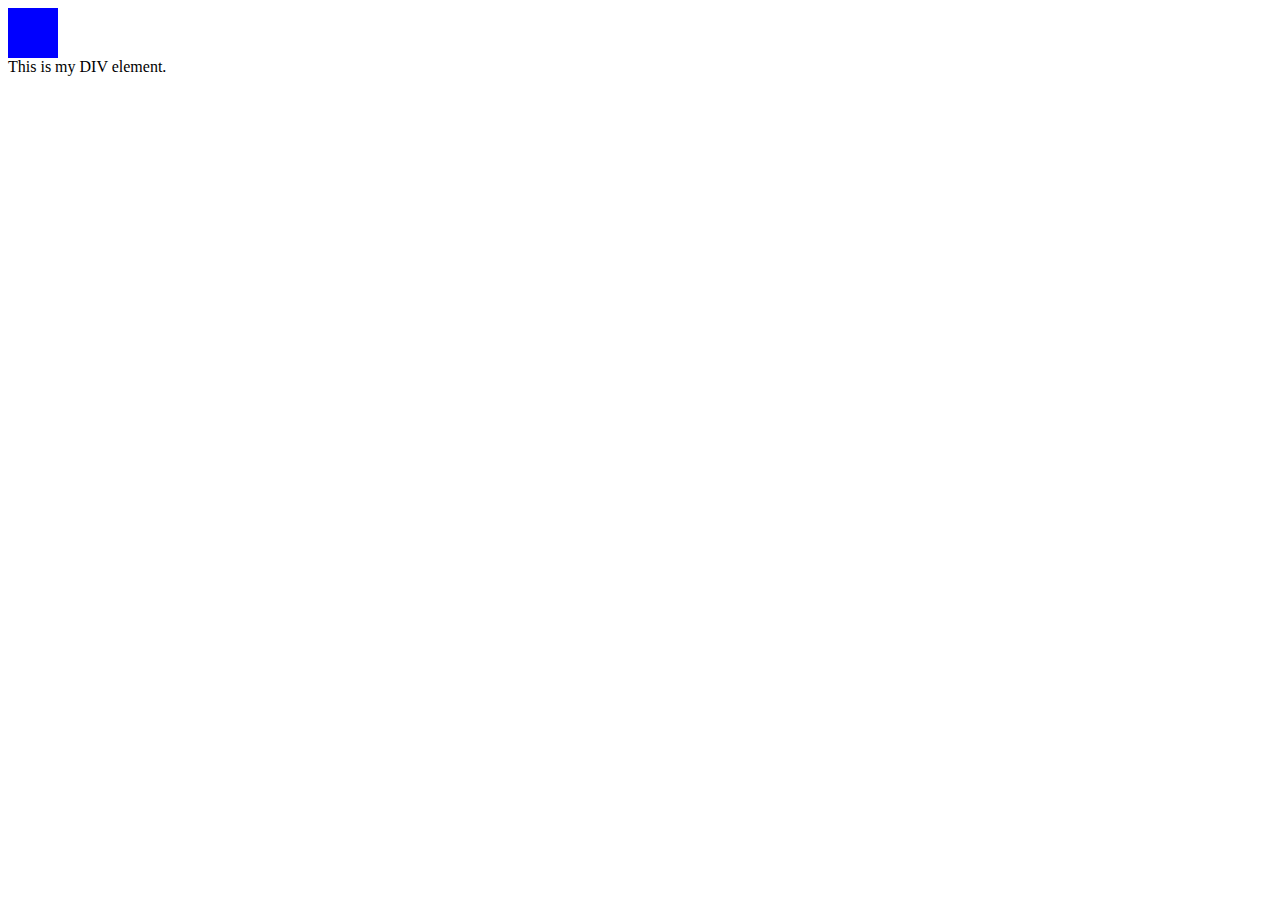
<file: test.html>
<html>

<head>
    
    </head>

    <style>
    
        .button {
            height: 50px;
            width: 50px;
            background: blue;
        }
    </style>
    
    <body>
    <div class="button" onclick="myFunction()"></div>

<div id="myDIV">
  This is my DIV element.
</div>
    </body>
    
    <script>
   function myFunction() {
  var x = document.getElementById("myDIV");
  if (x.style.display === "none") {
    x.style.display = "block";
  } else {
    x.style.display = "none";
  }
}
    </script>
</html>
</file>
<file: fontsheet.css>
@font-face {
            font-family: 'Dosis';
            src: url(fonts/Dosis-Light.ttf);
            font-style: normal;
        }
@font-face {
            font-family: 'Muli';
            src: url(fonts/Muli-Regular.ttf);
            font-style: normal;
    }
@font-face {
            font-family: 'Josefin Sans';
            src: url(fonts/JosefinSans-Regular.ttf);
            font-style: normal;
    }

@font-face {
            font-family: 'Poppins';
            src: url(fonts/Poppins-Regular.ttf);
            font-style: normal;
    }
</file>
